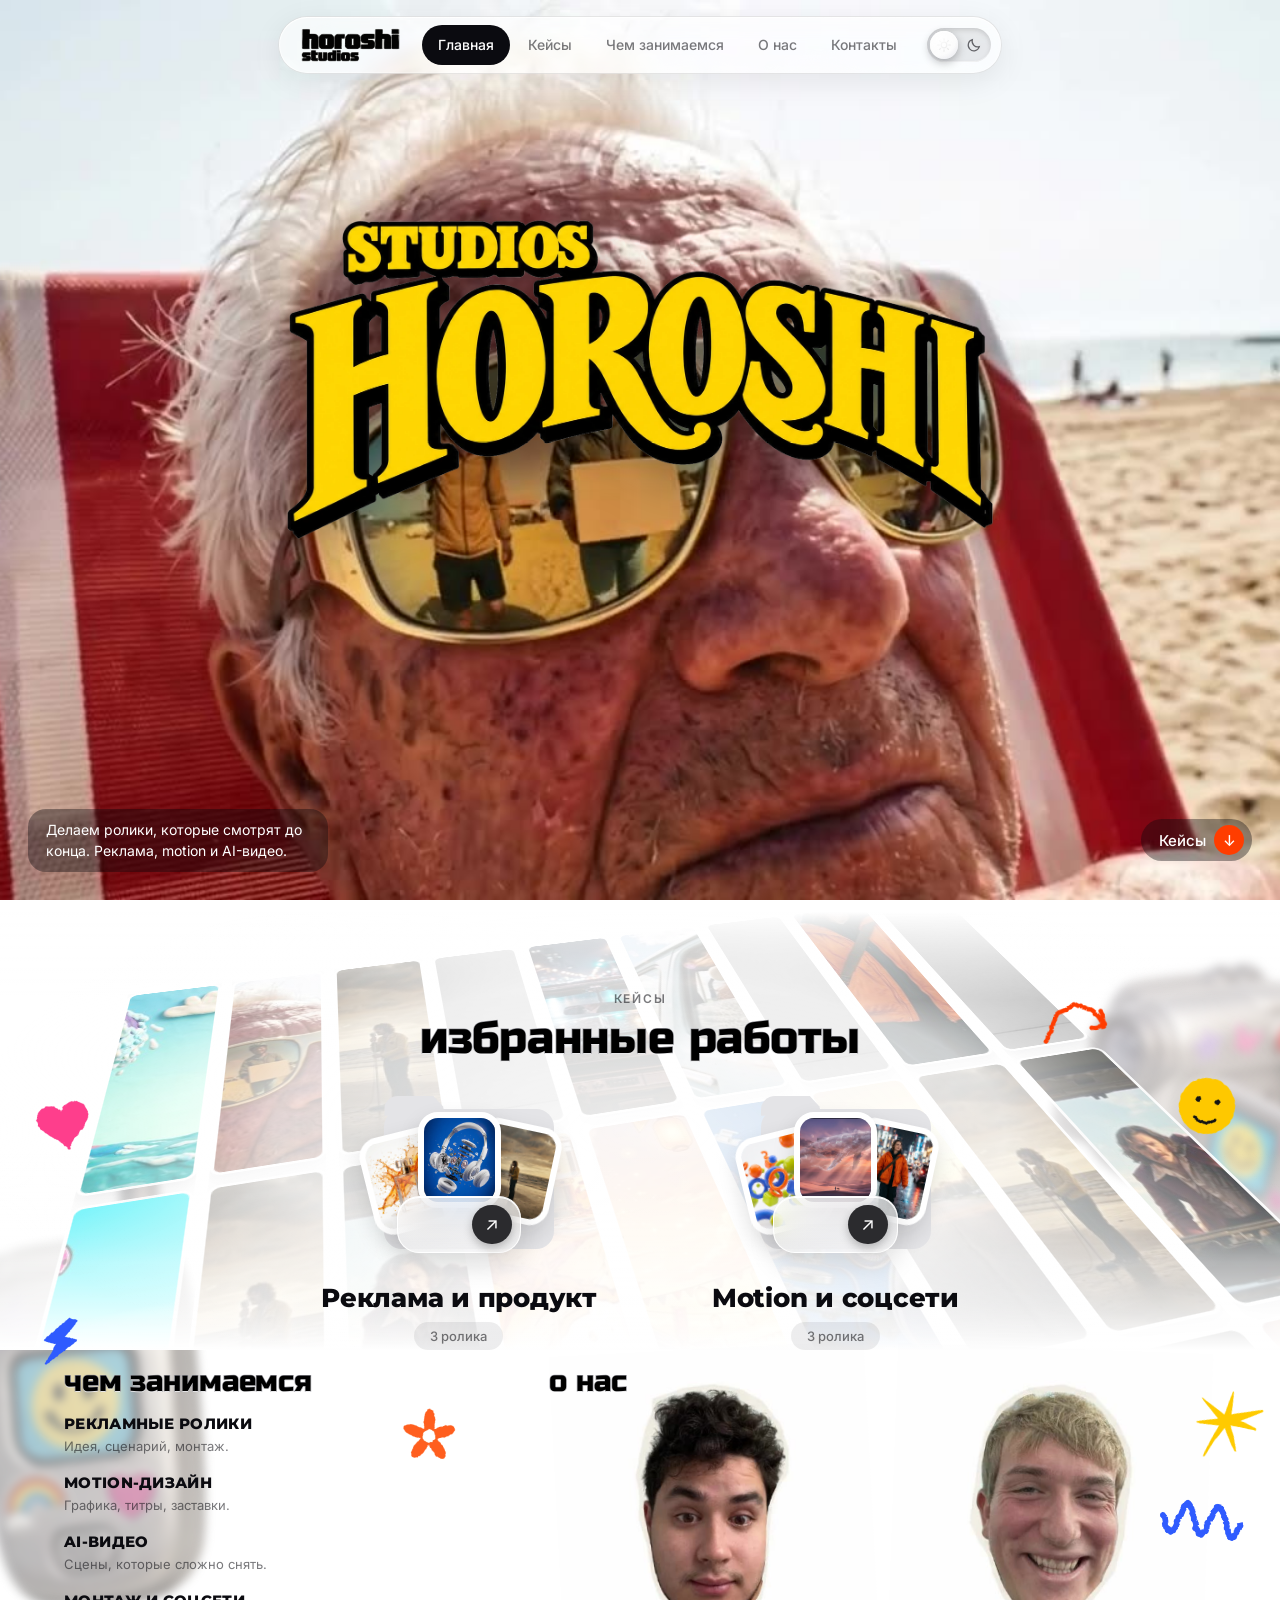
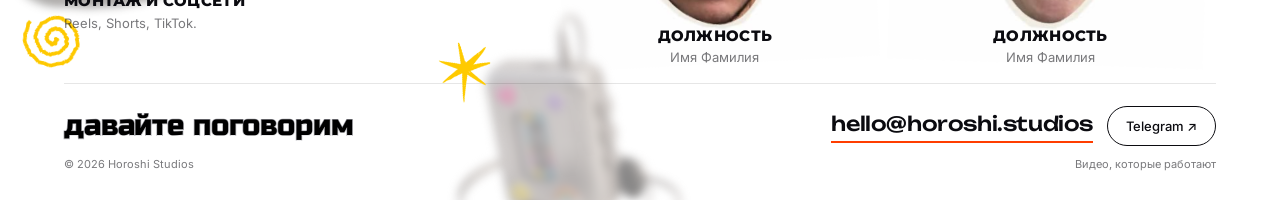
<file: index.html>
<!doctype html>
<html lang="ru" data-theme="light">
<head>
<meta charset="utf-8">
<meta name="viewport" content="width=device-width, initial-scale=1">
<title>Horoshi Studios — видеопродакшн</title>
<meta name="description" content="Horoshi Studios — студия, которая делает ролики: реклама, motion, AI-видео, монтаж. Посмотрите, что мы умеем.">
<meta name="theme-color" content="#ffffff">
<link rel="icon" href="data:image/svg+xml,%3Csvg xmlns='http://www.w3.org/2000/svg' viewBox='0 0 32 32'%3E%3Crect width='32' height='32' rx='9' fill='%23111'/%3E%3Ctext x='16' y='23' font-size='20' font-family='Arial' font-weight='700' text-anchor='middle' fill='white'%3EH%3C/text%3E%3C/svg%3E">
<link rel="preconnect" href="https://fonts.googleapis.com">
<link rel="preconnect" href="https://fonts.gstatic.com" crossorigin>
<link href="https://fonts.googleapis.com/css2?family=Inter:wght@400;500;600&family=Unbounded:wght@500;600&family=Montserrat:wght@800;900&family=Russo+One&display=swap" rel="stylesheet">
<link rel="stylesheet" href="styles.css">
<script>
  // тема до отрисовки, чтобы не мигало
  try {
    var t = localStorage.getItem('horoshi-theme');
    if (!t) t = 'light';
    document.documentElement.dataset.theme = t;
  } catch (e) {}
</script>
</head>
<body>

<!-- SVG-фильтр «жидкого стекла»: искажает фон за панелью (Chromium), в остальных браузерах — обычный blur -->
<svg width="0" height="0" style="position:absolute" aria-hidden="true">
  <filter id="liquid" x="0" y="0" width="100%" height="100%" color-interpolation-filters="sRGB">
    <feTurbulence type="fractalNoise" baseFrequency="0.012 0.02" numOctaves="2" seed="4" result="noise"/>
    <feGaussianBlur in="noise" stdDeviation="2" result="soft"/>
    <feDisplacementMap in="SourceGraphic" in2="soft" scale="38" xChannelSelector="R" yChannelSelector="G"/>
  </filter>
</svg>

<!-- ВЕРХНЕЕ МЕНЮ -->
<header class="nav-wrap">
  <nav class="nav glass" aria-label="Основное меню">
    <a class="nav-logo" href="#top" aria-label="Horoshi Studios — на главную"><img src="media/logo-black.webp" width="1400" height="484" alt="Horoshi Studios"></a>
    <ul class="nav-links">
      <li><a href="#top" class="active">Главная</a></li>
      <li><a href="#cases">Кейсы</a></li>
      <li><a href="#about">Чем занимаемся</a></li>
      <li><a href="#team">О нас</a></li>
      <li><a href="#contacts">Контакты</a></li>
    </ul>
    <button class="toggle" id="theme-toggle" role="switch" aria-checked="false" aria-label="Тёмная тема">
      <span class="toggle-track">
        <svg class="ic sun" viewBox="0 0 24 24" aria-hidden="true"><circle cx="12" cy="12" r="4.2"/><path d="M12 2.5v2.4M12 19.1v2.4M2.5 12h2.4M19.1 12h2.4M5.3 5.3l1.7 1.7M17 17l1.7 1.7M18.7 5.3 17 7M7 17l-1.7 1.7"/></svg>
        <svg class="ic moon" viewBox="0 0 24 24" aria-hidden="true"><path d="M20 14.5A8.5 8.5 0 0 1 9.5 4a8.5 8.5 0 1 0 10.5 10.5Z"/></svg>
        <span class="toggle-knob"></span>
      </span>
    </button>
  </nav>
</header>

<main id="top">

  <!-- ПЕРВАЯ СТРАНИЦА -->
  <section class="hero">
    <video class="hero-bg" autoplay muted loop playsinline preload="auto" aria-hidden="true"></video>
    <script>(function(){var v=document.querySelector(".hero-bg"),m=matchMedia("(max-width: 720px)").matches;v.poster=m?"media/bg-poster-m.jpg":"media/bg-poster.jpg";v.src=m?"media/bg-loop-m.mp4":"media/bg-loop.mp4";})();</script>
    <h1 class="logo"><img src="media/logo.webp" width="1600" height="740" alt="Horoshi Studios" fetchpriority="high"></h1>
    <div class="hero-foot">
      <p class="hero-lead">Делаем ролики, которые смотрят до конца. Реклама, motion и AI-видео.</p>
      <a class="scroll-link" href="#cases">Кейсы <i>↓</i></a>
    </div>
  </section>

  <!-- ВТОРАЯ СТРАНИЦА: всё остальное на одном экране -->
  <section class="page2" id="cases">
    <img class="obj bg" src="media/objects/phone.webp" alt="" aria-hidden="true" width="433" height="760" style="--w:250px;--r:-14deg;left:-3%;top:30vh">
    <img class="obj bg" src="media/objects/camcorder.webp" alt="" aria-hidden="true" width="520" height="488" style="--w:270px;--r:12deg;right:-4%;top:6vh">
    <img class="obj bg" src="media/objects/walkman.webp" alt="" aria-hidden="true" width="520" height="558" style="--w:220px;--r:-10deg;left:35%;bottom:-6vh">
    <img class="obj pop" src="media/objects/glasses.webp" alt="" aria-hidden="true" width="520" height="274" style="--w:150px;--r:-8deg;left:6%;top:12vh">
    <img class="obj pop" src="media/objects/camera.webp" alt="" aria-hidden="true" width="520" height="729" style="--w:120px;--r:10deg;right:6%;top:36vh">
    <img class="obj pop" src="media/objects/pet.webp" alt="" aria-hidden="true" width="520" height="438" style="--w:110px;--r:-12deg;right:30%;top:13vh">
    <img class="obj pop" src="media/objects/cd.webp" alt="" aria-hidden="true" width="520" height="518" style="--w:130px;--r:8deg;left:21%;bottom:5vh">
    <img class="obj pop" src="media/objects/phone.webp" alt="" aria-hidden="true" width="433" height="760" style="--w:90px;--r:16deg;right:3%;bottom:9vh">
    <img class="sticker front" src="media/stickers/heart.webp" alt="" aria-hidden="true" width="360" height="360" style="--w:62px;--r:-12deg;left:2.5%;top:21vh">
    <img class="sticker front m2" src="media/stickers/smile.webp" alt="" aria-hidden="true" width="360" height="360" style="--w:70px;--r:10deg;right:3%;top:19vh">
    <img class="sticker front" src="media/stickers/bolt.webp" alt="" aria-hidden="true" width="360" height="360" style="--w:56px;--r:14deg;left:2.5%;top:46vh">
    <img class="sticker front m1" src="media/stickers/flower.webp" alt="" aria-hidden="true" width="360" height="360" style="--w:64px;--r:-16deg;left:31%;top:56vh">
    <img class="sticker back" src="media/stickers/spiral.webp" alt="" aria-hidden="true" width="360" height="360" style="--w:70px;--r:8deg;left:1.5%;bottom:14vh">
    <img class="sticker front" src="media/stickers/arrow.webp" alt="" aria-hidden="true" width="360" height="360" style="--w:78px;--r:-6deg;right:13%;top:9vh">
    <img class="sticker back m3" src="media/stickers/squiggle.webp" alt="" aria-hidden="true" width="360" height="360" style="--w:92px;--r:6deg;right:2.5%;bottom:26vh">
    <img class="sticker front" src="media/stickers/star-b.webp" alt="" aria-hidden="true" width="360" height="360" style="--w:60px;--r:-18deg;left:34%;bottom:11vh">
    <img class="sticker back" src="media/stickers/star-a.webp" alt="" aria-hidden="true" width="360" height="360" style="--w:74px;--r:12deg;right:1.5%;top:54vh">
    <div class="p2-in">
      <div class="p2-top">
        <div class="tilt" aria-hidden="true"><div class="tilt-plane"><div class="tcol up" style="--s:38s"><div class="tcol-in"><img src="media/grid/c3.jpg" alt="" loading="lazy" width="480" height="300"><img src="media/grid/c0.jpg" alt="" loading="lazy" width="480" height="300"><img src="media/grid/p3.jpg" alt="" loading="lazy" width="480" height="300"><img src="media/grid/r2.jpg" alt="" loading="lazy" width="480" height="300"><img src="media/grid/c6.jpg" alt="" loading="lazy" width="480" height="300"><img src="media/grid/p5.jpg" alt="" loading="lazy" width="480" height="300"><img src="media/grid/c3.jpg" alt="" loading="lazy" width="480" height="300"><img src="media/grid/c0.jpg" alt="" loading="lazy" width="480" height="300"><img src="media/grid/p3.jpg" alt="" loading="lazy" width="480" height="300"><img src="media/grid/r2.jpg" alt="" loading="lazy" width="480" height="300"><img src="media/grid/c6.jpg" alt="" loading="lazy" width="480" height="300"><img src="media/grid/p5.jpg" alt="" loading="lazy" width="480" height="300"></div></div><div class="tcol" style="--s:45s"><div class="tcol-in"><img src="media/grid/r0.jpg" alt="" loading="lazy" width="480" height="300"><img src="media/grid/p5.jpg" alt="" loading="lazy" width="480" height="300"><img src="media/grid/c3.jpg" alt="" loading="lazy" width="480" height="300"><img src="media/grid/c4.jpg" alt="" loading="lazy" width="480" height="300"><img src="media/grid/p4.jpg" alt="" loading="lazy" width="480" height="300"><img src="media/grid/r1.jpg" alt="" loading="lazy" width="480" height="300"><img src="media/grid/r0.jpg" alt="" loading="lazy" width="480" height="300"><img src="media/grid/p5.jpg" alt="" loading="lazy" width="480" height="300"><img src="media/grid/c3.jpg" alt="" loading="lazy" width="480" height="300"><img src="media/grid/c4.jpg" alt="" loading="lazy" width="480" height="300"><img src="media/grid/p4.jpg" alt="" loading="lazy" width="480" height="300"><img src="media/grid/r1.jpg" alt="" loading="lazy" width="480" height="300"></div></div><div class="tcol up" style="--s:52s"><div class="tcol-in"><img src="media/grid/p5.jpg" alt="" loading="lazy" width="480" height="300"><img src="media/grid/r1.jpg" alt="" loading="lazy" width="480" height="300"><img src="media/grid/c1.jpg" alt="" loading="lazy" width="480" height="300"><img src="media/grid/r2.jpg" alt="" loading="lazy" width="480" height="300"><img src="media/grid/c0.jpg" alt="" loading="lazy" width="480" height="300"><img src="media/grid/p2.jpg" alt="" loading="lazy" width="480" height="300"><img src="media/grid/p5.jpg" alt="" loading="lazy" width="480" height="300"><img src="media/grid/r1.jpg" alt="" loading="lazy" width="480" height="300"><img src="media/grid/c1.jpg" alt="" loading="lazy" width="480" height="300"><img src="media/grid/r2.jpg" alt="" loading="lazy" width="480" height="300"><img src="media/grid/c0.jpg" alt="" loading="lazy" width="480" height="300"><img src="media/grid/p2.jpg" alt="" loading="lazy" width="480" height="300"></div></div><div class="tcol" style="--s:41s"><div class="tcol-in"><img src="media/grid/c2.jpg" alt="" loading="lazy" width="480" height="300"><img src="media/grid/p0.jpg" alt="" loading="lazy" width="480" height="300"><img src="media/grid/c5.jpg" alt="" loading="lazy" width="480" height="300"><img src="media/grid/r3.jpg" alt="" loading="lazy" width="480" height="300"><img src="media/grid/r0.jpg" alt="" loading="lazy" width="480" height="300"><img src="media/grid/r1.jpg" alt="" loading="lazy" width="480" height="300"><img src="media/grid/c2.jpg" alt="" loading="lazy" width="480" height="300"><img src="media/grid/p0.jpg" alt="" loading="lazy" width="480" height="300"><img src="media/grid/c5.jpg" alt="" loading="lazy" width="480" height="300"><img src="media/grid/r3.jpg" alt="" loading="lazy" width="480" height="300"><img src="media/grid/r0.jpg" alt="" loading="lazy" width="480" height="300"><img src="media/grid/r1.jpg" alt="" loading="lazy" width="480" height="300"></div></div><div class="tcol up" style="--s:48s"><div class="tcol-in"><img src="media/grid/r4.jpg" alt="" loading="lazy" width="480" height="300"><img src="media/grid/c5.jpg" alt="" loading="lazy" width="480" height="300"><img src="media/grid/r2.jpg" alt="" loading="lazy" width="480" height="300"><img src="media/grid/c1.jpg" alt="" loading="lazy" width="480" height="300"><img src="media/grid/c0.jpg" alt="" loading="lazy" width="480" height="300"><img src="media/grid/p1.jpg" alt="" loading="lazy" width="480" height="300"><img src="media/grid/r4.jpg" alt="" loading="lazy" width="480" height="300"><img src="media/grid/c5.jpg" alt="" loading="lazy" width="480" height="300"><img src="media/grid/r2.jpg" alt="" loading="lazy" width="480" height="300"><img src="media/grid/c1.jpg" alt="" loading="lazy" width="480" height="300"><img src="media/grid/c0.jpg" alt="" loading="lazy" width="480" height="300"><img src="media/grid/p1.jpg" alt="" loading="lazy" width="480" height="300"></div></div><div class="tcol" style="--s:55s"><div class="tcol-in"><img src="media/grid/r3.jpg" alt="" loading="lazy" width="480" height="300"><img src="media/grid/p4.jpg" alt="" loading="lazy" width="480" height="300"><img src="media/grid/p1.jpg" alt="" loading="lazy" width="480" height="300"><img src="media/grid/p5.jpg" alt="" loading="lazy" width="480" height="300"><img src="media/grid/c6.jpg" alt="" loading="lazy" width="480" height="300"><img src="media/grid/c0.jpg" alt="" loading="lazy" width="480" height="300"><img src="media/grid/r3.jpg" alt="" loading="lazy" width="480" height="300"><img src="media/grid/p4.jpg" alt="" loading="lazy" width="480" height="300"><img src="media/grid/p1.jpg" alt="" loading="lazy" width="480" height="300"><img src="media/grid/p5.jpg" alt="" loading="lazy" width="480" height="300"><img src="media/grid/c6.jpg" alt="" loading="lazy" width="480" height="300"><img src="media/grid/c0.jpg" alt="" loading="lazy" width="480" height="300"></div></div><div class="tcol up" style="--s:44s"><div class="tcol-in"><img src="media/grid/c2.jpg" alt="" loading="lazy" width="480" height="300"><img src="media/grid/r2.jpg" alt="" loading="lazy" width="480" height="300"><img src="media/grid/p3.jpg" alt="" loading="lazy" width="480" height="300"><img src="media/grid/c3.jpg" alt="" loading="lazy" width="480" height="300"><img src="media/grid/r3.jpg" alt="" loading="lazy" width="480" height="300"><img src="media/grid/p1.jpg" alt="" loading="lazy" width="480" height="300"><img src="media/grid/c2.jpg" alt="" loading="lazy" width="480" height="300"><img src="media/grid/r2.jpg" alt="" loading="lazy" width="480" height="300"><img src="media/grid/p3.jpg" alt="" loading="lazy" width="480" height="300"><img src="media/grid/c3.jpg" alt="" loading="lazy" width="480" height="300"><img src="media/grid/r3.jpg" alt="" loading="lazy" width="480" height="300"><img src="media/grid/p1.jpg" alt="" loading="lazy" width="480" height="300"></div></div><div class="tcol" style="--s:51s"><div class="tcol-in"><img src="media/grid/p3.jpg" alt="" loading="lazy" width="480" height="300"><img src="media/grid/p5.jpg" alt="" loading="lazy" width="480" height="300"><img src="media/grid/r1.jpg" alt="" loading="lazy" width="480" height="300"><img src="media/grid/r3.jpg" alt="" loading="lazy" width="480" height="300"><img src="media/grid/c0.jpg" alt="" loading="lazy" width="480" height="300"><img src="media/grid/r0.jpg" alt="" loading="lazy" width="480" height="300"><img src="media/grid/p3.jpg" alt="" loading="lazy" width="480" height="300"><img src="media/grid/p5.jpg" alt="" loading="lazy" width="480" height="300"><img src="media/grid/r1.jpg" alt="" loading="lazy" width="480" height="300"><img src="media/grid/r3.jpg" alt="" loading="lazy" width="480" height="300"><img src="media/grid/c0.jpg" alt="" loading="lazy" width="480" height="300"><img src="media/grid/r0.jpg" alt="" loading="lazy" width="480" height="300"></div></div><div class="tcol up" style="--s:40s"><div class="tcol-in"><img src="media/grid/c2.jpg" alt="" loading="lazy" width="480" height="300"><img src="media/grid/r1.jpg" alt="" loading="lazy" width="480" height="300"><img src="media/grid/c1.jpg" alt="" loading="lazy" width="480" height="300"><img src="media/grid/c6.jpg" alt="" loading="lazy" width="480" height="300"><img src="media/grid/p2.jpg" alt="" loading="lazy" width="480" height="300"><img src="media/grid/r2.jpg" alt="" loading="lazy" width="480" height="300"><img src="media/grid/c2.jpg" alt="" loading="lazy" width="480" height="300"><img src="media/grid/r1.jpg" alt="" loading="lazy" width="480" height="300"><img src="media/grid/c1.jpg" alt="" loading="lazy" width="480" height="300"><img src="media/grid/c6.jpg" alt="" loading="lazy" width="480" height="300"><img src="media/grid/p2.jpg" alt="" loading="lazy" width="480" height="300"><img src="media/grid/r2.jpg" alt="" loading="lazy" width="480" height="300"></div></div></div></div>
        
              <header class="p2-head reveal"><p class="eyebrow">Кейсы</p><h2 class="t-l">Избранные работы</h2></header>
        <div class="folders">
      <article class="folder reveal" tabindex="0" role="button" aria-label="Открыть папку: Реклама и продукт" data-folder="Реклама и продукт">
        <div class="f-art">
          <div class="f-back"></div>
          <div class="f-cards"><img class="card c1" src="media/posters/0.webp" alt="" loading="lazy"><img class="card c2" src="media/posters/4.webp" alt="" loading="lazy"><img class="card c3" src="media/posters/5.webp" alt="" loading="lazy"></div>
          <div class="f-front"><i class="f-go" aria-hidden="true">↗</i></div>
        </div>
        <h3>Реклама и продукт</h3>
        <span class="f-pill">3 ролика</span>
        <ul class="f-items" hidden>
          <li data-ar="v" data-src="media/videos/0.mp4" data-poster="media/posters/0.webp" data-title="Рекламный ролик" data-meta="Бренд · 30 сек"><p class="d">Пример рекламного ролика для парфюмерного бренда: стеклянный флакон на пьедестале, всплеск жидкости в замедленной съёмке, чистая студийная картинка. Берём на себя идею, раскадровку, генерацию кадров, монтаж, цветокоррекцию и звук.</p><ul class="tg"><li>Идея и сценарий</li><li>Генерация</li><li>Монтаж</li><li>Цвет и звук</li><li class="demo">Демо</li></ul></li>
          <li data-ar="v" data-src="media/videos/4.mp4" data-poster="media/posters/4.webp" data-title="Промо продукта" data-meta="Продукт · 45 сек"><p class="d">Промо наушников: детали разлетаются в невесомости и собираются обратно. Показываем устройство и его преимущества так, как не снять на обычную камеру. Подходит для карточек маркетплейсов, лендингов и рекламы.</p><ul class="tg"><li>Продукт</li><li>3D</li><li>Промо</li><li class="demo">Демо</li></ul></li>
          <li data-src="media/videos/5.mp4" data-poster="media/posters/5.webp" data-title="Клип / атмосфера" data-meta="Арт · 1 мин"><p class="d">Атмосферный клип в стилистике плёнки семидесятых: пляж, золотой час, зерно и тёплые цвета. Для музыкантов и брендов, которым нужно настроение и образ, а не прямая реклама.</p><ul class="tg"><li>Клип</li><li>Стилизация</li><li>Цветокор</li><li class="demo">Демо</li></ul></li>
        </ul>
      </article>
      <article class="folder reveal" tabindex="0" role="button" aria-label="Открыть папку: Motion и соцсети" data-folder="Motion и соцсети">
        <div class="f-art">
          <div class="f-back"></div>
          <div class="f-cards"><img class="card c1" src="media/posters/1.webp" alt="" loading="lazy"><img class="card c2" src="media/posters/2.webp" alt="" loading="lazy"><img class="card c3" src="media/posters/3.webp" alt="" loading="lazy"></div>
          <div class="f-front"><i class="f-go" aria-hidden="true">↗</i></div>
        </div>
        <h3>Motion и соцсети</h3>
        <span class="f-pill">3 ролика</span>
        <ul class="f-items" hidden>
          <li data-src="media/videos/1.mp4" data-poster="media/posters/1.webp" data-title="Motion-графика" data-meta="Заставка · 15 сек"><p class="d">Заставка из глянцевых 3D-форм в фирменных цветах. Подходит для интро канала, презентации или рекламной вставки. Подгоняем под вашу айдентику: палитра, ритм, длительность и форматы выгрузки.</p><ul class="tg"><li>Motion</li><li>3D</li><li>Айдентика</li><li class="demo">Демо</li></ul></li>
          <li data-src="media/videos/2.mp4" data-poster="media/posters/2.webp" data-title="AI-видео" data-meta="Концепт · 20 сек"><p class="d">Концепт-ролик в генеративной графике: гигантский кит над розовой пустыней, кинематографичный свет и движение камеры. Собираем сцены, которые трудно или слишком дорого снять, без съёмочной группы и локаций.</p><ul class="tg"><li>AI-видео</li><li>Концепт</li><li>Визуальный стиль</li><li class="demo">Демо</li></ul></li>
          <li data-ar="v" data-src="media/videos/3.mp4" data-poster="media/posters/3.webp" data-title="Reels / Shorts" data-meta="Соцсети · вертикаль"><p class="d">Вертикальный ролик для Reels, Shorts и TikTok: дождливый неоновый город, живая камера, быстрый ритм. Делаем серии под вашу рубрику: сценарий, монтаж, субтитры, звук и нарезки под каждую площадку.</p><ul class="tg"><li>Reels</li><li>Shorts</li><li>TikTok</li><li>Субтитры</li><li class="demo">Демо</li></ul></li>
        </ul>
      </article>
        </div>
      </div>

      <div class="p2-mid">
        <section id="about" class="blk reveal">
          <h2 class="t-m">Чем занимаемся</h2>
          <ul class="svc">
            <li><h3>Рекламные ролики</h3><p>Идея, сценарий, монтаж.</p></li>
            <li><h3>Motion-дизайн</h3><p>Графика, титры, заставки.</p></li>
            <li><h3>AI-видео</h3><p>Сцены, которые сложно снять.</p></li>
            <li><h3>Монтаж и соцсети</h3><p>Reels, Shorts, TikTok.</p></li>
          </ul>
        </section>
        <section id="team" class="blk reveal">
          <h2 class="t-m">О нас</h2>
          <!-- анимированные лица команды (face1/face2: живое → пластилин → 3D). Подписать: должность и имя -->
          <ul class="heads">
            <li class="head" style="--rot:-3deg"><video class="face" src="media/team/face1.mp4" poster="media/team/face1.jpg" autoplay muted loop playsinline preload="auto" aria-label="Участник команды: живое фото, пластилин, 3D"></video><b>Должность</b><span>Имя Фамилия</span></li>
            <li class="head" style="--rot:2deg"><video class="face" src="media/team/face2.mp4" poster="media/team/face2.jpg" autoplay muted loop playsinline preload="auto" aria-label="Участник команды: живое фото, пластилин, 3D"></video><b>Должность</b><span>Имя Фамилия</span></li>
          </ul>
        </section>
      </div>

      <footer id="contacts" class="p2-foot reveal">
        <h2 class="t-m">Давайте поговорим</h2>
        <div class="contact-links">
          <a class="mail" href="mailto:hello@horoshi.studios">hello@horoshi.studios</a>
          <a class="btn ghost" href="https://t.me/horoshi_studios" target="_blank" rel="noopener">Telegram ↗</a>
        </div>
        <p class="foot-note"><span>© <span id="year">2026</span> Horoshi Studios</span><span>Видео, которые работают</span></p>
      </footer>
    </div>
  </section>
</main>

<!-- ОКНО ПАПКИ: ролик, описание и переключатель кейсов -->
<div class="modal" id="modal" hidden>
  <div class="modal-box" role="dialog" aria-modal="true" aria-labelledby="modal-title">
    <button class="modal-close" id="modal-close" aria-label="Закрыть">×</button>
    <p class="modal-folder" id="modal-folder"></p>
    <h3 id="modal-title"></h3>
    <div class="modal-media" id="modal-media"></div>
    <div class="modal-info">
      <p class="modal-meta" id="modal-meta"></p>
      <p class="modal-desc" id="modal-desc"></p>
      <ul class="tags" id="modal-tags"></ul>
    </div>
    <ul class="thumbs" id="modal-thumbs"></ul>
  </div>
</div>

<script src="script.js"></script>
</body>
</html>
</file>
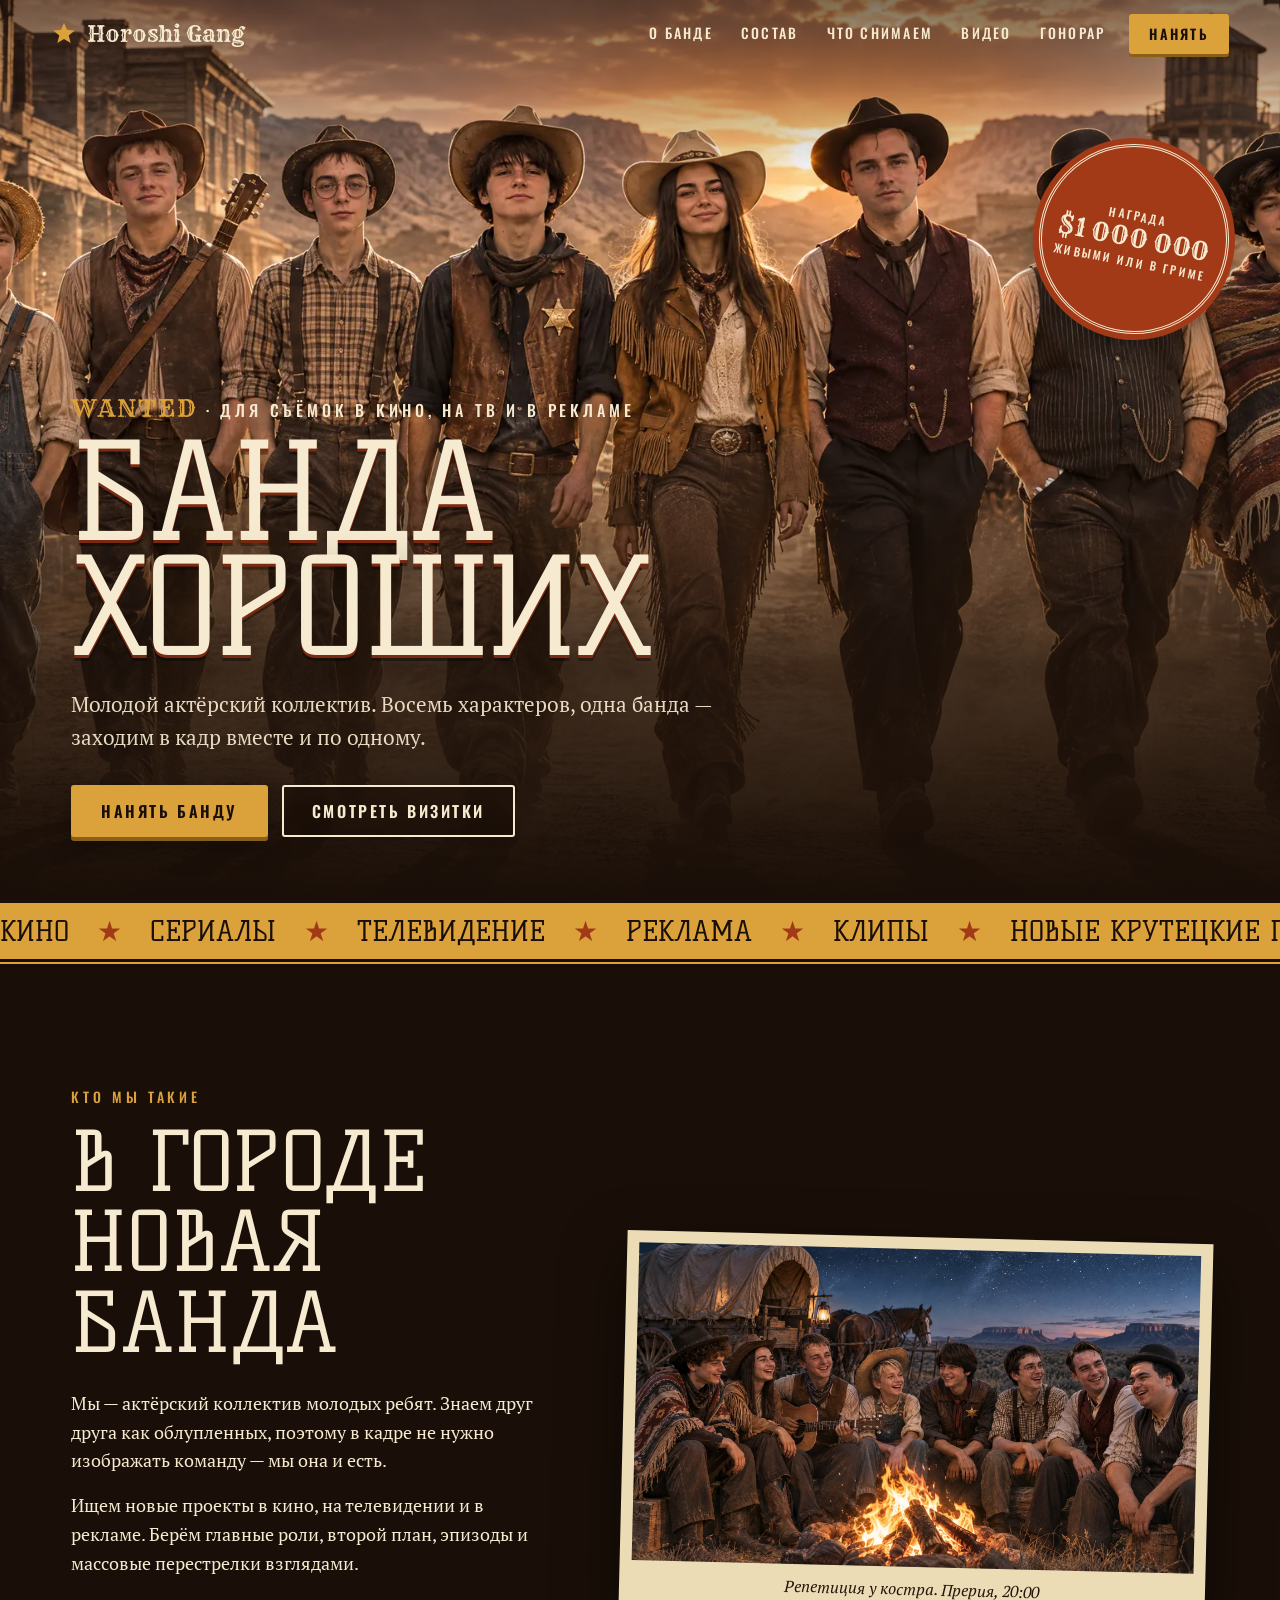
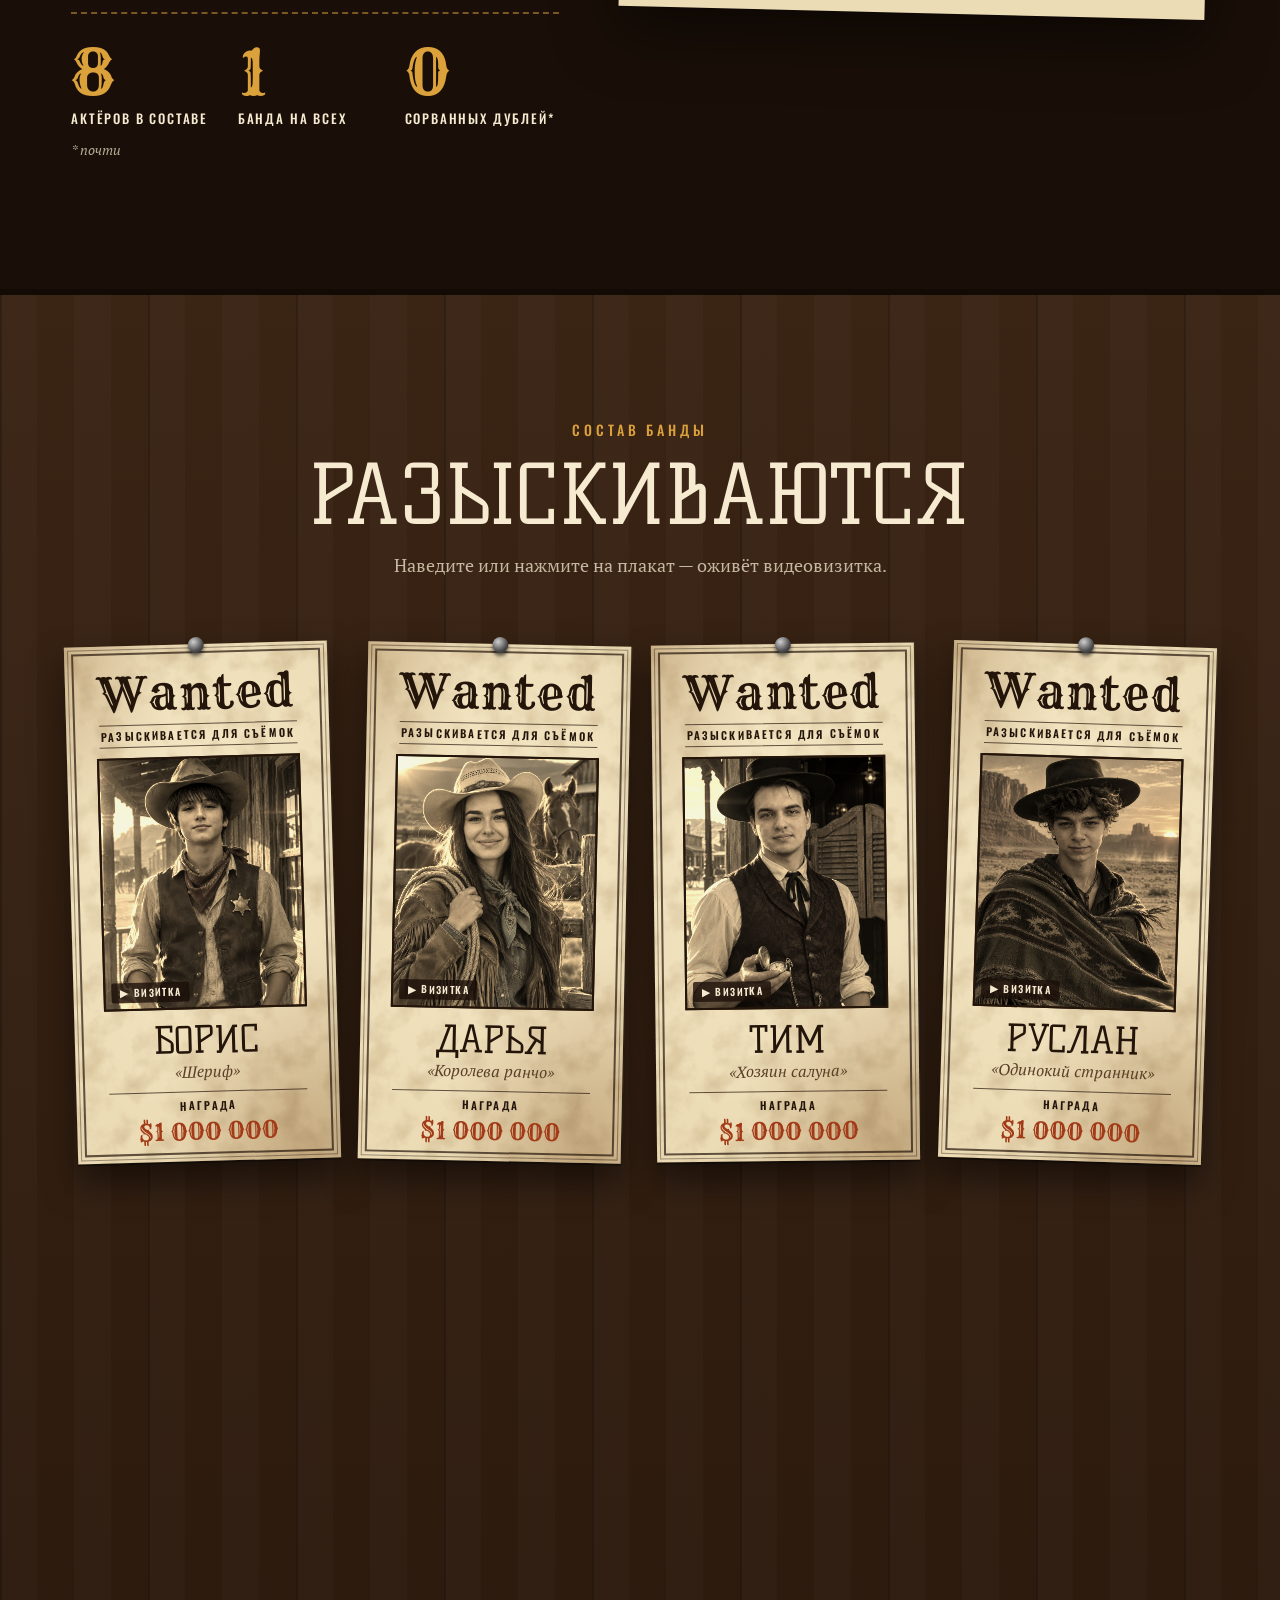
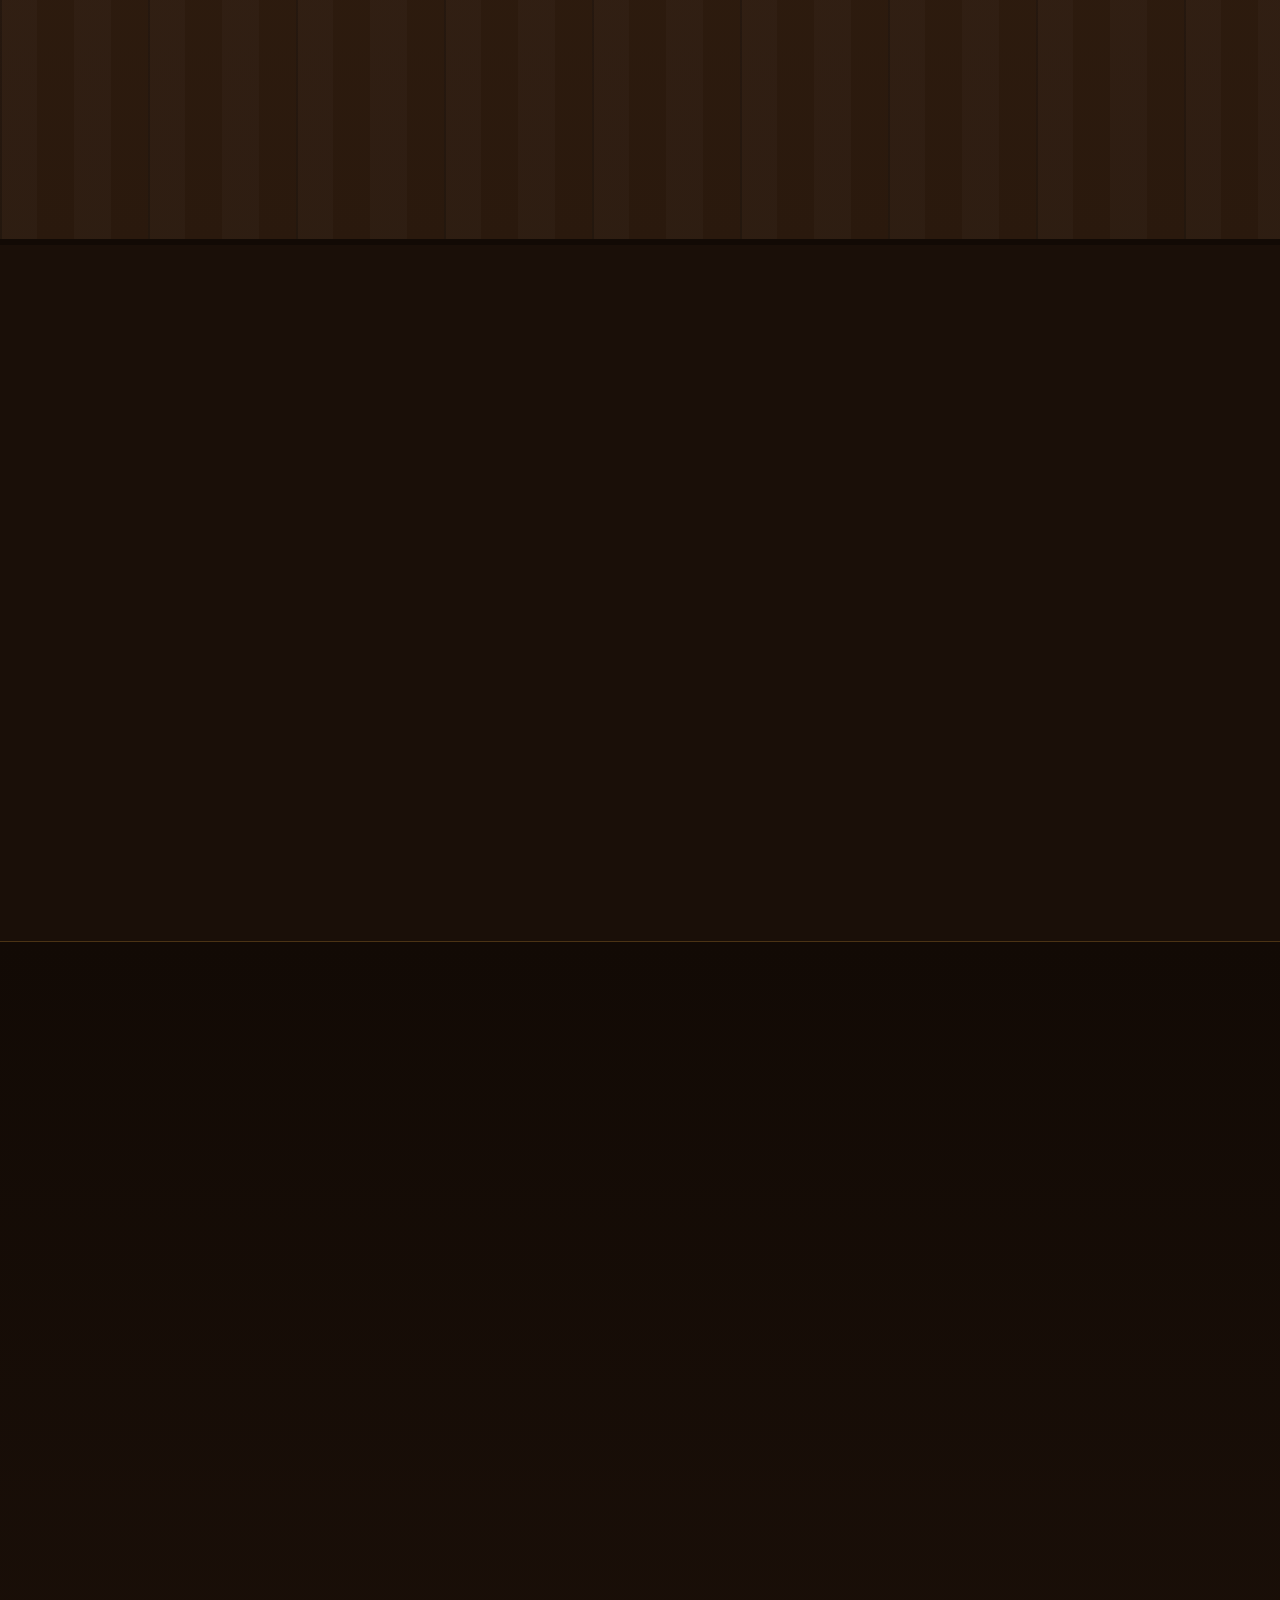
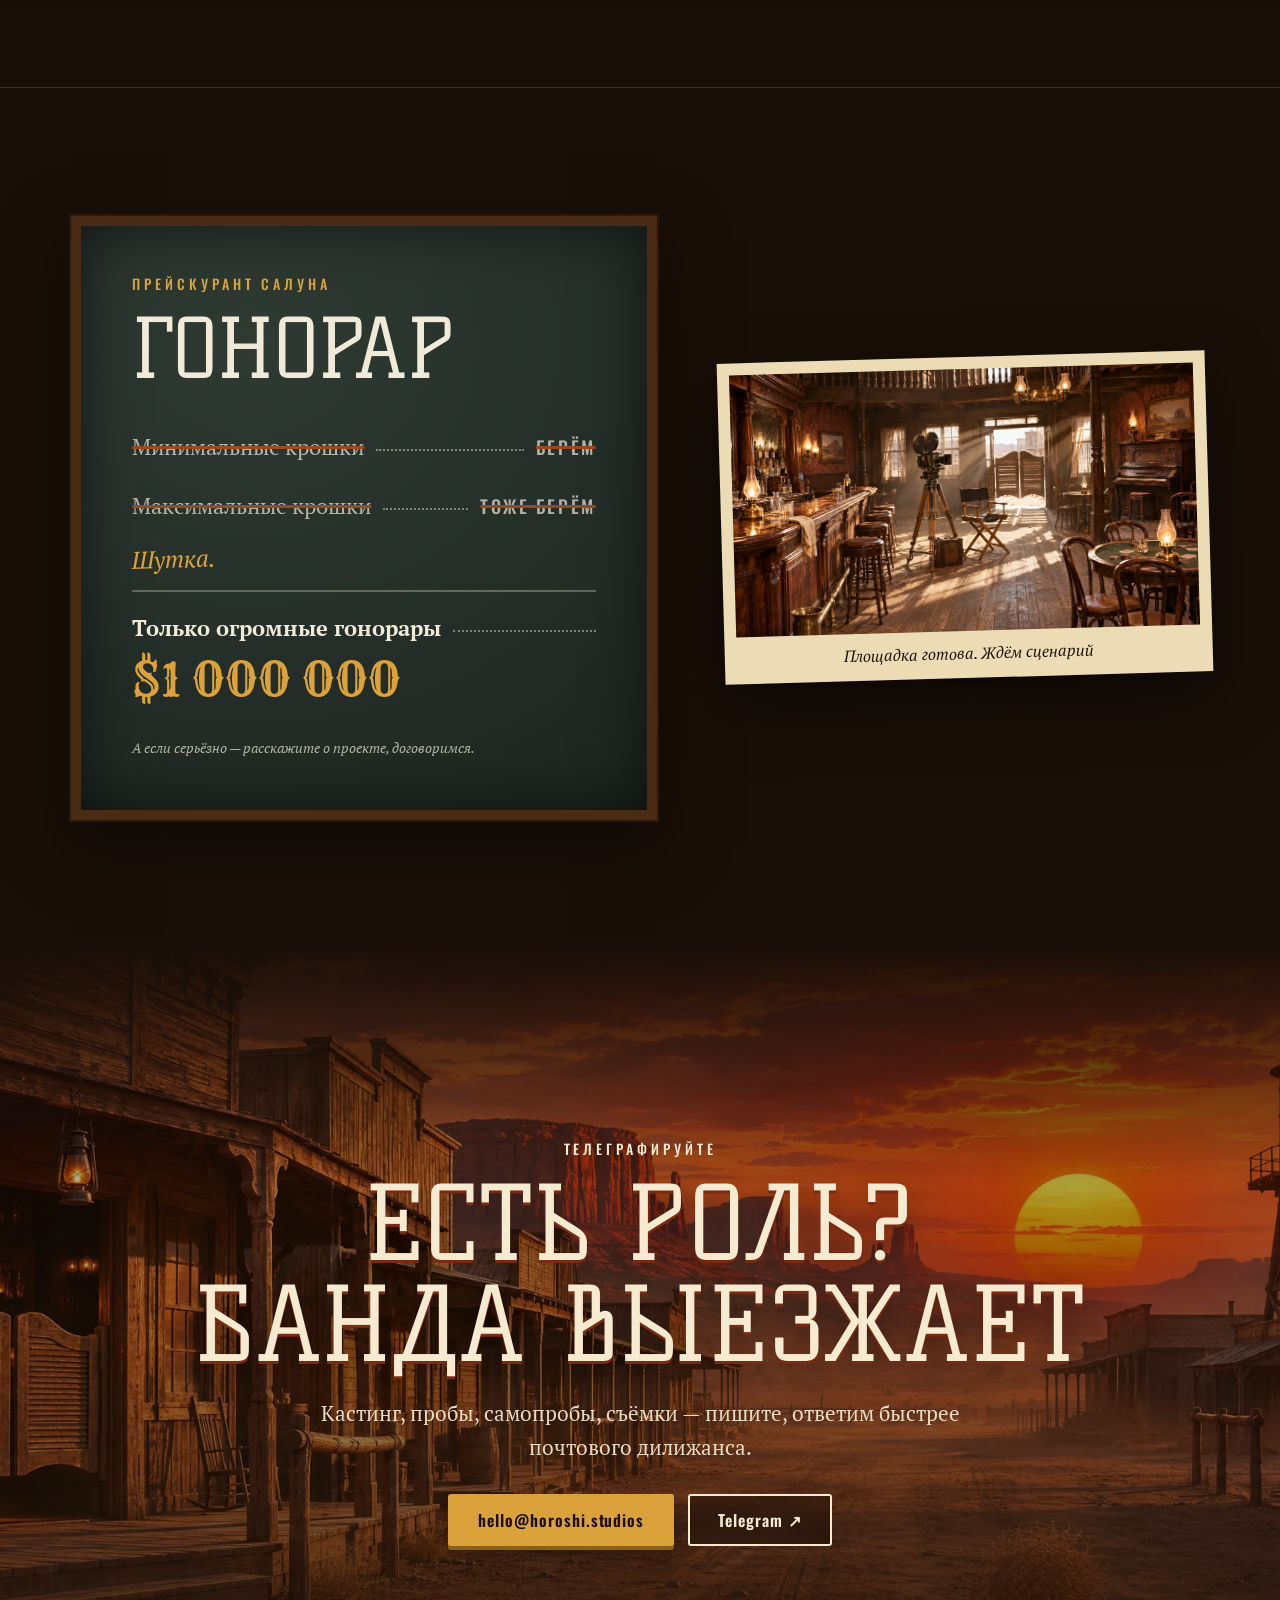
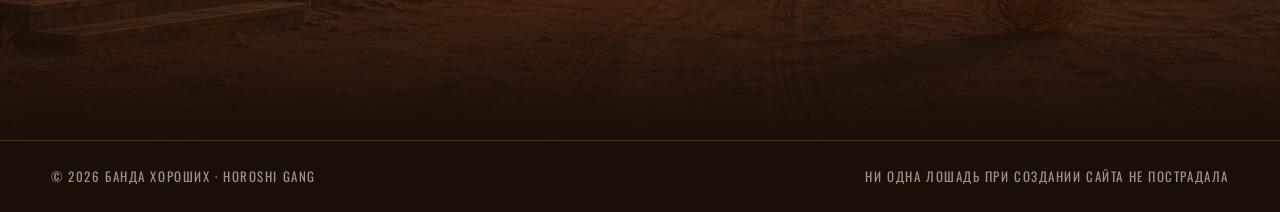
<file: actors/index.html>
<!doctype html>
<html lang="ru">
<head>
<meta charset="utf-8">
<meta name="viewport" content="width=device-width, initial-scale=1">
<title>Банда Хороших — актёрский коллектив</title>
<meta name="description" content="Банда Хороших — молодой актёрский коллектив. Ищем новые проекты в кино, на телевидении и в рекламе. Разыскиваются для съёмок, награда $1 000 000.">
<meta name="theme-color" content="#1a0f08">
<meta property="og:title" content="Банда Хороших — актёрский коллектив">
<meta property="og:description" content="Восемь актёров. Кино, телевидение, реклама. Разыскиваются для съёмок.">
<meta property="og:image" content="media/og.jpg">
<meta property="og:type" content="website">
<link rel="icon" href="data:image/svg+xml,%3Csvg xmlns='http://www.w3.org/2000/svg' viewBox='0 0 32 32'%3E%3Crect width='32' height='32' rx='6' fill='%231a0f08'/%3E%3Cpath d='M16 4l3.1 7.6 8.2.6-6.3 5.3 2 8L16 21.2 9 25.5l2-8-6.3-5.3 8.2-.6z' fill='%23d9a441'/%3E%3C/svg%3E">
<link rel="preconnect" href="https://fonts.googleapis.com">
<link rel="preconnect" href="https://fonts.gstatic.com" crossorigin>
<link href="https://fonts.googleapis.com/css2?family=Kelly+Slab&family=Oswald:wght@400;500;600&family=PT+Serif:ital,wght@0,400;0,700;1,400&family=Rye&display=swap" rel="stylesheet">
<link rel="preload" as="image" href="media/walk.webp">
<link rel="stylesheet" href="styles.css">
</head>
<body>

<!-- зерно старой бумаги -->
<svg width="0" height="0" style="position:absolute" aria-hidden="true">
  <filter id="paper" x="0" y="0" width="100%" height="100%">
    <feTurbulence type="fractalNoise" baseFrequency="0.035" numOctaves="4" seed="7" result="n"/>
    <feColorMatrix in="n" type="matrix" values="0 0 0 0 0.35  0 0 0 0 0.22  0 0 0 0 0.1  0 0 0 -1.1 0.62"/>
  </filter>
</svg>

<header class="nav" id="nav">
  <a class="brand" href="#top" aria-label="Банда Хороших — наверх">
    <svg viewBox="0 0 32 32" aria-hidden="true"><path d="M16 2l3.6 8.9 9.6.7-7.4 6.2 2.4 9.3L16 22l-8.2 5.1 2.4-9.3-7.4-6.2 9.6-.7z"/></svg>
    <span>Horoshi Gang</span>
  </a>
  <nav aria-label="Основное меню">
    <a href="#about">О банде</a>
    <a href="#cast">Состав</a>
    <a href="#work">Что снимаем</a>
    <a href="#reel">Видео</a>
    <a href="#price">Гонорар</a>
  </nav>
  <a class="btn small" href="#contacts">Нанять</a>
</header>

<main id="top">

<!-- ПЕРВЫЙ ЭКРАН -->
<section class="hero">
  <div class="hero-media">
    <img src="media/walk.webp" width="1920" height="1086" alt="Восемь актёров в ковбойских костюмах идут по главной улице городка на закате">
    <video id="hero-video" muted loop playsinline preload="none" poster="media/walk.webp" aria-hidden="true"></video>
  </div>
  <div class="hero-shade"></div>

  <div class="hero-inner">
    <p class="kicker"><span>Wanted</span> · для съёмок в кино, на ТВ и в рекламе</p>
    <h1>Банда<br>Хороших</h1>
    <p class="lead">Молодой актёрский коллектив. Восемь характеров, одна банда — заходим в кадр вместе и по одному.</p>
    <div class="hero-cta">
      <a class="btn" href="#contacts">Нанять банду</a>
      <a class="btn ghost" href="#cast">Смотреть визитки</a>
    </div>
  </div>

  <div class="reward" aria-label="Награда один миллион долларов">
    <small>Награда</small>
    <b>$1 000 000</b>
    <small>живыми или в гриме</small>
  </div>
</section>

<!-- БЕГУЩАЯ СТРОКА -->
<div class="ticker" aria-hidden="true">
  <div class="ticker-track">
    <span>Кино</span><i>★</i><span>Сериалы</span><i>★</i><span>Телевидение</span><i>★</i><span>Реклама</span><i>★</i><span>Клипы</span><i>★</i><span>Новые крутецкие проекты</span><i>★</i>
    <span>Кино</span><i>★</i><span>Сериалы</span><i>★</i><span>Телевидение</span><i>★</i><span>Реклама</span><i>★</i><span>Клипы</span><i>★</i><span>Новые крутецкие проекты</span><i>★</i>
  </div>
</div>

<!-- О БАНДЕ -->
<section class="about wrap" id="about">
  <div class="about-text reveal">
    <p class="eyebrow">Кто мы такие</p>
    <h2>В городе новая банда</h2>
    <p>Мы — актёрский коллектив молодых ребят. Знаем друг друга как облупленных, поэтому в кадре не нужно изображать команду — мы она и есть.</p>
    <p>Ищем новые проекты в кино, на телевидении и в рекламе. Берём главные роли, второй план, эпизоды и массовые перестрелки взглядами.</p>
    <ul class="facts">
      <li><b>8</b><span>актёров в составе</span></li>
      <li><b>1</b><span>банда на всех</span></li>
      <li><b>0</b><span>сорванных дублей*</span></li>
    </ul>
    <p class="fine">* почти</p>
  </div>
  <figure class="photo reveal">
    <img src="media/campfire.webp" width="1920" height="1086" loading="lazy" alt="Банда у костра в прерии под звёздным небом">
    <figcaption>Репетиция у костра. Прерия, 20:00</figcaption>
  </figure>
</section>

<!-- СОСТАВ -->
<section class="cast" id="cast">
  <div class="wrap">
    <header class="sec-head reveal">
      <p class="eyebrow">Состав банды</p>
      <h2>Разыскиваются</h2>
      <p class="sub">Наведите или нажмите на плакат — оживёт видеовизитка.</p>
    </header>
    <div class="posters" id="posters"><!-- плакаты собирает script.js из списка CAST --></div>
  </div>
</section>

<!-- ЧТО СНИМАЕМ -->
<section class="work wrap" id="work">
  <header class="sec-head reveal">
    <p class="eyebrow">Куда нас звать</p>
    <h2>Что снимаем</h2>
  </header>
  <div class="work-grid">
    <article class="plank reveal">
      <span class="num">I</span>
      <h3>Кино</h3>
      <p>Полный метр и короткий. Драма, комедия, приключения — и, само собой, вестерн.</p>
    </article>
    <article class="plank reveal">
      <span class="num">II</span>
      <h3>Телевидение</h3>
      <p>Сериалы, шоу, скетчи. Держим характер от пилота до финала сезона.</p>
    </article>
    <article class="plank reveal">
      <span class="num">III</span>
      <h3>Реклама</h3>
      <p>Продадим хоть седло, хоть смартфон. Быстро входим в образ и в тайминг 15 секунд.</p>
    </article>
    <article class="plank reveal">
      <span class="num">IV</span>
      <h3>Всё крутецкое</h3>
      <p>Клипы, соцсети, спецпроекты. Если идея хорошая — седлаем коней.</p>
    </article>
  </div>
</section>

<!-- ВИДЕО -->
<section class="reel" id="reel">
  <div class="wrap">
    <header class="sec-head reveal">
      <p class="eyebrow">Кинозал</p>
      <h2>Видео</h2>
      <p class="sub">Здесь будут наши работы. Пока — пара дублей с площадки.</p>
    </header>
    <div class="reel-grid" id="reels"><!-- ролики собирает script.js из списка REELS --></div>
  </div>
</section>

<!-- ГОНОРАР -->
<section class="price wrap" id="price">
  <div class="board reveal">
    <p class="eyebrow">Прейскурант салуна</p>
    <h2>Гонорар</h2>
    <ul class="menu">
      <li class="no"><span>Минимальные крошки</span><i></i><b>берём</b></li>
      <li class="no"><span>Максимальные крошки</span><i></i><b>тоже берём</b></li>
      <li class="joke"><span>Шутка.</span></li>
      <li class="yes"><span>Только огромные гонорары</span><i></i><b>$1 000 000</b></li>
    </ul>
    <p class="fine">А если серьёзно — расскажите о проекте, договоримся.</p>
  </div>
  <figure class="photo tilt reveal">
    <img src="media/saloon.webp" width="1920" height="1086" loading="lazy" alt="Пустой салун с кинокамерой на штативе и режиссёрским креслом">
    <figcaption>Площадка готова. Ждём сценарий</figcaption>
  </figure>
</section>

<!-- КОНТАКТЫ -->
<section class="contacts" id="contacts">
  <img class="contacts-bg" src="media/town.webp" width="2200" height="943" loading="lazy" alt="">
  <div class="contacts-inner reveal">
    <p class="eyebrow">Телеграфируйте</p>
    <h2>Есть роль?<br>Банда выезжает</h2>
    <p class="lead">Кастинг, пробы, самопробы, съёмки — пишите, ответим быстрее почтового дилижанса.</p>
    <div class="hero-cta">
      <!-- КОНТАКТЫ: замените на свои -->
      <a class="btn" href="mailto:hello@horoshi.studios">hello@horoshi.studios</a>
      <a class="btn ghost" href="https://t.me/horoshi_studios" target="_blank" rel="noopener">Telegram ↗</a>
    </div>
  </div>
</section>

</main>

<footer class="foot">
  <span>© <span id="year">2026</span> Банда Хороших · Horoshi Gang</span>
  <span>Ни одна лошадь при создании сайта не пострадала</span>
</footer>

<!-- ОКНО ВИЗИТКИ -->
<dialog class="card-modal" id="modal" aria-labelledby="m-name">
  <button class="close" id="m-close" aria-label="Закрыть">×</button>
  <div class="m-media">
    <img id="m-img" alt="">
    <video id="m-video" playsinline loop controls preload="none"></video>
  </div>
  <div class="m-body">
    <p class="wanted">Wanted</p>
    <p class="eyebrow">Разыскивается для съёмок</p>
    <h3 id="m-name"></h3>
    <p class="role" id="m-role"></p>
    <p id="m-text"></p>
    <dl id="m-facts"></dl>
    <p class="bounty">Награда <b>$1 000 000</b></p>
    <a class="btn" id="m-hire" href="#contacts">Позвать на пробы</a>
  </div>
</dialog>

<script src="script.js"></script>
</body>
</html>
</file>
<file: styles.css>
:root {
  --bg: #ffffff;
  --fg: #0b0b10;
  --muted: rgba(11,11,16,.55);
  --line: rgba(11,11,16,.1);
  --glass-bg: rgba(255,255,255,.6);
  --glass-edge: rgba(255,255,255,.95);
  --glass-shadow: 0 8px 30px rgba(11,11,16,.08);
  --veil: 255,255,255;
  --accent: #ff3d00;      /* основной акцент */
  --accent2: #2f5bff;     /* второй акцент */
  --accent3: #c6ff1a;     /* кислотный лайм */
  --radius: 22px;
  --font: 'Inter', system-ui, -apple-system, 'Segoe UI', sans-serif;
  --display: 'Unbounded', 'Inter', system-ui, sans-serif;
  --logo-font: 'Montserrat', 'Inter', system-ui, sans-serif;
  --logo-yellow: #ffd91a;
  --logo-shadow: 0.035em 0.000em 0 #000,0.030em 0.017em 0 #000,0.018em 0.030em 0 #000,0.000em 0.035em 0 #000,-0.017em 0.030em 0 #000,-0.030em 0.017em 0 #000,-0.035em 0.000em 0 #000,-0.030em -0.017em 0 #000,-0.018em -0.030em 0 #000,-0.000em -0.035em 0 #000,0.018em -0.030em 0 #000,0.030em -0.018em 0 #000,0.036em 0.040em 0 #000,0.046em 0.054em 0 #000,0.058em 0.070em 0 #000,0.069em 0.084em 0 #000,0.079em 0.100em 0 #000,0.090em 0.114em 0 #000,0.102em 0.130em 0 #000,0.112em 0.144em 0 #000,0.123em 0.160em 0 #000;
  --logo-shadow-m: 0.030em 0.000em 0 #000,0.026em 0.015em 0 #000,0.015em 0.026em 0 #000,0.000em 0.030em 0 #000,-0.015em 0.026em 0 #000,-0.026em 0.015em 0 #000,-0.030em 0.000em 0 #000,-0.026em -0.015em 0 #000,-0.015em -0.026em 0 #000,-0.000em -0.030em 0 #000,0.015em -0.026em 0 #000,0.026em -0.015em 0 #000,0.033em 0.037em 0 #000,0.045em 0.053em 0 #000,0.057em 0.069em 0 #000,0.069em 0.085em 0 #000;
  --logo-shadow-xs: 0.050em 0.000em 0 #000,0.043em 0.025em 0 #000,0.025em 0.043em 0 #000,0.000em 0.050em 0 #000,-0.025em 0.043em 0 #000,-0.043em 0.025em 0 #000,-0.050em 0.000em 0 #000,-0.043em -0.025em 0 #000,-0.025em -0.043em 0 #000,-0.000em -0.050em 0 #000,0.025em -0.043em 0 #000,0.043em -0.025em 0 #000,0.055em 0.061em 0 #000,0.075em 0.087em 0 #000,0.095em 0.113em 0 #000;
  --logo-shadow-s: 0.055em 0.000em 0 #000,0.048em 0.027em 0 #000,0.028em 0.048em 0 #000,0.000em 0.055em 0 #000,-0.027em 0.048em 0 #000,-0.048em 0.027em 0 #000,-0.055em 0.000em 0 #000,-0.048em -0.027em 0 #000,-0.028em -0.048em 0 #000,-0.000em -0.055em 0 #000,0.028em -0.048em 0 #000,0.048em -0.028em 0 #000,0.064em 0.069em 0 #000,0.088em 0.099em 0 #000,0.114em 0.129em 0 #000,0.139em 0.159em 0 #000;
}
:root[data-theme="dark"] {
  --bg: #0a0a0d;
  --fg: #f6f6f8;
  --muted: rgba(246,246,248,.58);
  --line: rgba(246,246,248,.14);
  --glass-bg: rgba(255,255,255,.07);
  --glass-edge: rgba(255,255,255,.22);
  --glass-shadow: 0 10px 40px rgba(0,0,0,.4);
  --veil: 10,10,13;
}

*, *::before, *::after { box-sizing: border-box; }
html { scroll-behavior: smooth; scroll-padding-top: 90px; }
body {
  margin: 0; font-family: var(--font); color: var(--fg); background: var(--bg);
  line-height: 1.55; -webkit-font-smoothing: antialiased; overflow-x: hidden;
  transition: background .5s, color .5s;
}
a { color: inherit; text-decoration: none; }
main { overflow-x: clip; }
h1, h2, h3, p { margin: 0; }
:focus-visible { outline: 2px solid var(--accent2); outline-offset: 3px; }

/* ---------- liquid glass ---------- */
.glass {
  position: relative; isolation: isolate;
  background: var(--glass-bg);
  -webkit-backdrop-filter: blur(14px) saturate(170%);
          backdrop-filter: blur(14px) saturate(170%);
  box-shadow: var(--glass-shadow), inset 0 1px 0 var(--glass-edge), inset 0 0 22px rgba(255,255,255,.25);
  border: 1px solid var(--line);
}
.glass::before {
  content: ""; position: absolute; inset: 0; border-radius: inherit; pointer-events: none; z-index: -1;
  background: linear-gradient(135deg, rgba(255,255,255,.7), rgba(255,255,255,0) 35%, rgba(255,255,255,0) 65%, rgba(255,255,255,.4));
  -webkit-mask: linear-gradient(#000 0 0) content-box, linear-gradient(#000 0 0);
  -webkit-mask-composite: xor; mask-composite: exclude; padding: 1px;
}
/* настоящее «жидкое» искажение фона там, где поддерживается (Chromium) */
@supports (backdrop-filter: url(#liquid)) and (not (-webkit-hyphens: none)) {
  .nav.glass, .modal-box.glass {
    backdrop-filter: url(#liquid) blur(6px) saturate(170%);
  }
}

/* ---------- меню ---------- */
.nav-wrap { position: fixed; top: 16px; left: 0; right: 0; z-index: 50; display: flex; justify-content: center; padding: 0 12px; pointer-events: none; }
.nav { pointer-events: auto; display: flex; align-items: center; gap: 8px; padding: 8px 10px 8px 22px; border-radius: 999px; max-width: 100%; }
.nav-logo img { display: block; height: 34px; width: auto; }
:root[data-theme="dark"] .nav-logo img { filter: invert(1); }
.nav-logo { font-family: var(--display); font-weight: 600; font-size: 15px; letter-spacing: -.02em; margin-right: 14px; white-space: nowrap; }
.nav-logo span { color: var(--accent); font-weight: 500; }
.nav-links { display: flex; gap: 2px; list-style: none; margin: 0; padding: 0; }
.nav-links a { display: block; padding: 9px 16px; border-radius: 999px; font-size: 14px; font-weight: 500; color: var(--muted); transition: color .25s, background .25s; white-space: nowrap; }
.nav-links a:hover { color: var(--fg); }
.nav-links a.active { color: var(--bg); background: var(--fg); }

/* ---------- переключатель темы ---------- */
.toggle { all: unset; cursor: pointer; margin-left: 6px; border-radius: 999px; }
.toggle:focus-visible { outline: 2px solid var(--accent2); outline-offset: 3px; }
.toggle-track {
  position: relative; display: block; width: 64px; height: 34px; border-radius: 999px;
  background: rgba(11,11,16,.08);
  box-shadow: inset 0 2px 5px rgba(11,11,16,.15), inset 0 -1px 0 rgba(255,255,255,.6);
  transition: background .4s;
}
:root[data-theme="dark"] .toggle-track { background: var(--accent2); box-shadow: inset 0 2px 5px rgba(0,0,0,.3); }
.toggle-knob {
  position: absolute; top: 3px; left: 3px; width: 28px; height: 28px; border-radius: 50%;
  background: radial-gradient(circle at 30% 25%, #fff, rgba(255,255,255,.85) 60%, rgba(228,228,236,.95));
  box-shadow: 0 3px 10px rgba(11,11,16,.3), inset 0 1px 1px #fff;
  transition: transform .45s cubic-bezier(.34,1.56,.64,1), width .2s;
}
:root[data-theme="dark"] .toggle-knob { transform: translateX(30px); }
.toggle:active .toggle-knob { width: 34px; }
:root[data-theme="dark"] .toggle:active .toggle-knob { transform: translateX(24px); }
.toggle .ic { position: absolute; top: 9px; width: 16px; height: 16px; fill: none; stroke: var(--fg); stroke-width: 1.8; stroke-linecap: round; opacity: .6; }
.toggle .sun { left: 9px; } .toggle .moon { right: 9px; }
:root[data-theme="dark"] .toggle .ic { stroke: #fff; }

/* ---------- первая страница ---------- */
.hero { min-height: 100svh; display: flex; flex-direction: column; align-items: center; justify-content: center; text-align: center; padding: 110px 20px 90px; position: relative; overflow: hidden; isolation: isolate; background: #111; }
.hero-bg { position: absolute; inset: 0; width: 100%; height: 100%; object-fit: cover; z-index: -1; }

/* логотип (сгенерирован в Higgsfield, прозрачный фон) */
.logo { margin: 0; width: min(64vw, 720px); transform: translateY(-9vh); }
.logo img { display: block; width: 100%; height: auto; transform-origin: 50% 70%;
  animation: lgIn 1.3s cubic-bezier(.2,1.4,.3,1) .15s both; filter: drop-shadow(0 14px 26px rgba(0,0,0,.35)); }
:root[data-theme="dark"] .logo img { filter: drop-shadow(0 0 34px rgba(255,200,0,.28)); }
.logo:hover img { animation: lgWobble .7s ease; }
@keyframes lgIn { from { opacity: 0; transform: scale(.6) rotate(-5deg); filter: blur(16px); } to { opacity: 1; transform: none; } }
@keyframes lgWobble { 35% { transform: rotate(-1.8deg) scale(1.025); } 70% { transform: rotate(1.2deg) scale(1.01); } }


@keyframes fadeUp { from { opacity: 0; transform: translateY(10px); } to { opacity: 1; transform: none; } }

.hero-foot { position: absolute; left: 0; right: 0; bottom: 28px; padding: 0 28px; display: flex; justify-content: space-between; align-items: center; gap: 16px; opacity: 0; animation: fadeUp 1s ease 1.6s forwards; }
.hero-lead { color: #fff; font-size: 14px; text-align: left; max-width: 300px; padding: 10px 18px; border-radius: 18px; background: rgba(10,10,14,.38); -webkit-backdrop-filter: blur(12px); backdrop-filter: blur(12px); }
.scroll-link { color: #fff; font-weight: 500; font-size: 15px; padding: 6px 8px 6px 18px; border-radius: 999px; background: rgba(10,10,14,.38); -webkit-backdrop-filter: blur(12px); backdrop-filter: blur(12px); display: inline-flex; gap: 8px; align-items: center; }
.scroll-link i { font-style: normal; display: inline-grid; place-items: center; width: 30px; height: 30px; border-radius: 50%; background: var(--accent); color: #fff; animation: bob 1.8s ease-in-out infinite; }
@keyframes bob { 50% { transform: translateY(4px); } }

.btn { display: inline-flex; align-items: center; padding: 14px 26px; border-radius: 999px; font-weight: 500; font-size: 15px; transition: transform .25s, background .25s, color .25s, border-color .25s; }
.btn:hover { transform: translateY(-2px); }
.btn.ghost { border: 1px solid var(--fg); color: var(--fg); }
.btn.ghost:hover { background: var(--fg); color: var(--bg); }

/* ---------- заголовки: Montserrat Black. Крупные: жёлтый с чёрным контуром; мелкие: обычный тёмный жирный ---------- */
.t-l, .t-m, .modal-box h3 {
  margin: 0; font-family: 'Russo One', var(--logo-font); font-weight: 400; text-transform: lowercase; line-height: 1.08; letter-spacing: -.005em;
  color: #000; -webkit-text-stroke: 1.3px #9b9ba2; paint-order: stroke fill; text-shadow: 0 1px 0 rgba(255,255,255,.7); text-wrap: balance;
}
:root[data-theme="dark"] .t-l, :root[data-theme="dark"] .t-m, :root[data-theme="dark"] .modal-box h3 { color: #fff; -webkit-text-stroke: 1.3px #55555c; text-shadow: none; }
.t-l { font-size: clamp(26px, 5vh, 50px); }
.t-m { font-size: clamp(19px, 3.2vh, 30px); }
.svc h3, .folder h3, .head b { margin: 0; font-family: var(--logo-font); font-weight: 800; text-transform: uppercase; letter-spacing: .02em; line-height: 1.2; text-shadow: none; color: var(--fg); }
.eyebrow { font-size: 12px; font-weight: 600; letter-spacing: .14em; text-transform: uppercase; color: var(--muted); margin: 0 0 6px; }

/* ---------- вторая страница: всё на одном экране, много воздуха ---------- */
.page2 { position: relative; isolation: isolate; overflow: clip; min-height: 100svh; background: var(--bg); }
.p2-in { position: relative; max-width: 1280px; margin: 0 auto; min-height: 100svh; display: flex; flex-direction: column; justify-content: space-between; gap: clamp(8px, 1.4vh, 40px);
  padding: clamp(78px, 10vh, 112px) clamp(20px, 5vw, 72px) clamp(14px, 3vh, 36px); }
.p2-head { margin-bottom: clamp(14px, 3vh, 30px); text-align: center; }

/* папки как в «PROMPTS»: серая папка, веер карточек с белой рамкой, матовое стекло, тёмная кнопка */
.folders { display: grid; grid-template-columns: repeat(2, auto); justify-content: center; gap: clamp(32px, 9vw, 150px); }
.folder { --fw: min(26vw, 23vh, 260px); position: relative; cursor: pointer; display: grid; justify-items: center; gap: clamp(4px, 1vh, 10px); text-align: center; -webkit-tap-highlight-color: transparent; outline-offset: 10px; }
.f-art { position: relative; width: var(--fw); aspect-ratio: 1.12; }
.f-back { position: absolute; left: 14%; right: 4%; top: 10%; bottom: 14%; border-radius: 18px; background: #e4e4e7; }
.f-back::before { content: ""; position: absolute; left: 0; top: -9%; width: 40%; height: 14%; background: #e4e4e7; border-radius: 14px 14px 0 0; clip-path: polygon(0 100%, 0 18%, 8% 0, 72% 0, 86% 52%, 90% 100%); }
.f-cards { position: absolute; inset: 0; pointer-events: none; }
.card { position: absolute; width: 41%; aspect-ratio: .86; object-fit: cover; border: clamp(4px, .5vw, 7px) solid #fff; border-radius: clamp(12px, 1.6vw, 20px); background: #fff; box-shadow: 0 10px 22px rgba(11,11,16,.14);
  transition: transform .6s cubic-bezier(.2,.9,.3,1.15); will-change: transform; }
.card.c1 { left: 5%; top: 22%; transform: rotate(-14deg); }
.card.c2 { left: 30%; top: 12%; width: 40%; z-index: 1; transform: rotate(0deg); }
.card.c3 { right: 3%; top: 17%; transform: rotate(12deg); }
.f-front { position: absolute; left: 20%; right: 20%; bottom: 12%; height: 31%; z-index: 2; border-radius: clamp(14px, 1.8vw, 22px);
  background: linear-gradient(180deg, rgba(255,255,255,.7), rgba(250,250,250,.5)); -webkit-backdrop-filter: blur(14px) saturate(140%); backdrop-filter: blur(14px) saturate(140%);
  border: 1.5px solid rgba(255,255,255,.95); box-shadow: 0 12px 26px rgba(11,11,16,.14), inset 0 1px 0 #fff; transition: transform .55s cubic-bezier(.2,.9,.3,1.1); }
.f-go { position: absolute; right: 7%; bottom: 14%; width: clamp(28px, 4.4vh, 40px); height: clamp(28px, 4.4vh, 40px); border-radius: 50%; display: grid; place-items: center; font-style: normal; font-size: clamp(13px, 2vh, 18px); background: #2b2b2e; color: #fff; box-shadow: 0 4px 10px rgba(0,0,0,.25); transition: transform .4s; }
.folder:hover .c1, .folder:focus-visible .c1 { transform: translate(-8%, -10%) rotate(-21deg); }
.folder:hover .c2, .folder:focus-visible .c2 { transform: translateY(-13%) rotate(-2deg); }
.folder:hover .c3, .folder:focus-visible .c3 { transform: translate(8%, -9%) rotate(18deg); }
.folder:hover .f-front, .folder:focus-visible .f-front { transform: translateY(5%); }
.folder:hover .f-go { transform: rotate(45deg) scale(1.08); }
.folder h3 { margin: 0; font-family: var(--logo-font); font-weight: 800; letter-spacing: -.01em; text-transform: none; text-shadow: none; color: var(--fg); font-size: clamp(17px, 3vh, 26px); line-height: 1.1; white-space: nowrap; }
.f-pill { display: inline-block; padding: 4px 16px; border-radius: 999px; background: rgba(11,11,16,.07); color: var(--muted); font-size: 13px; font-weight: 500; }
.folder.reveal.in:hover { transform: none; }
:root[data-theme="dark"] .f-back, :root[data-theme="dark"] .f-back::before { background: #2a2a30; }
:root[data-theme="dark"] .f-front { background: linear-gradient(180deg, rgba(255,255,255,.2), rgba(255,255,255,.07)); border-color: rgba(255,255,255,.3); }
:root[data-theme="dark"] .f-pill { background: rgba(246,246,248,.1); }

/* чем занимаемся / о нас */
.p2-mid { display: grid; grid-template-columns: .76fr 1.24fr; gap: clamp(28px, 6vw, 96px); align-items: start; }
.svc { list-style: none; margin: clamp(10px, 2vh, 18px) 0 0; padding: 0; display: grid; grid-template-columns: 1fr; gap: clamp(10px, 2vh, 18px); }
.svc li { display: grid; gap: 4px; align-content: start; }
.svc h3 { font-size: clamp(12px, 1.9vh, 15px); }
.svc p { font-size: 13px; line-height: 1.45; color: var(--muted); }
.heads { justify-content: center; list-style: none; margin: clamp(10px, 2vh, 18px) 0 0; padding: 0; display: flex; gap: clamp(8px, 1.6vw, 24px); align-items: flex-end; }
.head { flex: 0 1 auto; min-width: 0; display: grid; justify-items: center; gap: 2px; text-align: center; }
.head img { display: block; height: clamp(64px, 11.5vh, 120px); width: auto; max-width: 100%; object-fit: contain; transform: rotate(var(--rot, 0deg));
  filter: drop-shadow(0 8px 12px rgba(11,11,16,.2)); transition: transform .5s cubic-bezier(.34,1.56,.64,1); }
.head:hover img { transform: rotate(calc(var(--rot) * -1)) scale(1.06) translateY(-5px); }
.head b { margin-top: 8px; font-size: clamp(11px, 1.7vh, 15px); }
.head span { font-size: 13px; color: var(--muted); }

/* контакты */
.p2-foot { display: flex; flex-wrap: wrap; align-items: center; justify-content: space-between; gap: 10px 28px; padding-top: clamp(12px, 2.4vh, 22px); border-top: 1px solid var(--line); }
.contact-links { display: flex; flex-wrap: wrap; gap: 14px; align-items: center; }
.mail { font-family: var(--display); font-weight: 500; font-size: clamp(14px, 2.3vh, 20px); letter-spacing: -.02em; border-bottom: 2px solid var(--accent); padding-bottom: 2px; transition: color .25s; }
.mail:hover { color: var(--accent); }
.btn { padding: 9px 18px; font-size: 13px; }
.foot-note { width: 100%; margin: 0; display: flex; justify-content: space-between; gap: 8px; font-size: 11px; color: var(--muted); }

/* теги */
.tags { list-style: none; margin: 2px 0 0; padding: 0; display: flex; flex-wrap: wrap; gap: 6px; }
.tags li { font-size: 12px; font-weight: 500; padding: 5px 11px; border-radius: 999px; border: 1px solid var(--line); color: var(--muted); }
.tags li.demo { border-color: var(--logo-yellow); color: var(--fg); background: color-mix(in srgb, var(--logo-yellow) 35%, transparent); }

/* ---------- окно папки ---------- */
.modal { position: fixed; inset: 0; z-index: 100; display: grid; place-items: center; padding: 16px; background: rgba(11,11,16,.5); -webkit-backdrop-filter: blur(6px); backdrop-filter: blur(6px); animation: fade .3s; }
.modal[hidden] { display: none; }
@keyframes fade { from { opacity: 0; } }
.modal-box { position: relative; width: min(820px, 100%); max-height: calc(100svh - 32px); overflow: auto; padding: 22px 22px 18px; border-radius: 26px; background: var(--bg); animation: pop2 .4s cubic-bezier(.2,.8,.2,1); }
@keyframes pop2 { from { transform: scale(.94) translateY(12px); opacity: 0; } }
.modal-folder { margin: 0 44px 4px 4px; font-size: 12px; font-weight: 600; letter-spacing: .12em; text-transform: uppercase; color: var(--muted); }
.modal-box h3 { font-size: clamp(20px, 3.2vw, 30px); margin: 0 44px 14px 4px; }
.modal-close { position: absolute; top: 14px; right: 16px; width: 36px; height: 36px; border-radius: 50%; border: 0; background: var(--line); color: var(--fg); font-size: 22px; cursor: pointer; }
.modal-media { aspect-ratio: 16/9; max-height: 46svh; width: 100%; border-radius: 16px; overflow: hidden; display: grid; place-items: center; background: #000; color: #fff; text-align: center; }
.modal-media video { width: 100%; height: 100%; display: block; object-fit: contain; }
.modal-info { padding: 12px 4px 0; display: grid; gap: 8px; }
.modal-meta { margin: 0; font-size: 13px; color: var(--muted); }
.modal-desc { margin: 0; font-size: 14px; line-height: 1.55; color: var(--fg); opacity: .82; max-width: 68ch; }
.thumbs { list-style: none; margin: 14px 0 0; padding: 12px 0 0; border-top: 1px solid var(--line); display: flex; gap: 10px; }
.thumbs button { all: unset; cursor: pointer; display: flex; align-items: center; gap: 10px; padding: 6px 14px 6px 6px; border-radius: 14px; border: 1px solid var(--line); transition: border-color .25s, background .25s; }
.thumbs button:focus-visible { outline: 2px solid var(--accent2); }
.thumbs img { width: 56px; height: 40px; object-fit: cover; border-radius: 9px; }
.thumbs span { font-size: 13px; font-weight: 500; }
.thumbs button[aria-current="true"] { border-color: var(--fg); background: var(--glass-bg); }

/* появление при прокрутке */
.reveal { opacity: 0; transform: translateY(24px); transition: opacity .8s ease, transform .8s cubic-bezier(.2,.8,.2,1); }
.reveal.in { opacity: 1; transform: none; }

/* ---------- мобильные: второй экран просто становится длиннее ---------- */
@media (max-width: 860px) {
  .p2-in { min-height: 0; gap: 60px; padding-top: 96px; padding-bottom: 36px; }
  .obj.bg { opacity: .4; }
  .obj { width: calc(var(--w) * .62); }
  .obj.pop { display: none; }
  .sticker { display: none; }
  .sticker.m1, .sticker.m2, .sticker.m3 { display: block; width: 44px !important; bottom: auto !important; }
  .sticker.m1 { left: auto !important; right: 8% !important; top: 33% !important; }
  .sticker.m2 { left: 8% !important; right: auto !important; top: 54% !important; }
  .sticker.m3 { left: auto !important; right: 9% !important; top: 86% !important; }
  .folders { grid-template-columns: 1fr; justify-items: center; row-gap: 40px; }
  .folder { --fw: min(72vw, 340px); }
  .p2-mid { grid-template-columns: 1fr; gap: 32px; }
  .heads { flex-wrap: wrap; }
  .head { flex: 1 1 40%; }
  .head img { height: 120px; }
}
@media (max-width: 720px) {
  .nav-wrap { top: 10px; }
  .nav { padding: 6px 8px; gap: 2px; }
  .nav-logo { display: none; }
  .nav-links a { padding: 8px 10px; font-size: 13px; }
  .toggle-track { width: 54px; height: 30px; }
  .toggle-knob { width: 24px; height: 24px; }
  :root[data-theme="dark"] .toggle-knob { transform: translateX(24px); }
  .toggle .ic { top: 7px; width: 14px; height: 14px; }
  .hero-foot { padding: 0 16px; }
  .logo { width: 84vw; transform: translateY(-6vh); }
  .svc { grid-template-columns: 1fr; }
  .thumbs { flex-direction: column; }
  .sticker { width: calc(var(--w) * .7); }
}
@media (max-width: 480px) { .nav-links a { padding: 8px 7px; font-size: 12px; } }
@media (max-width: 400px) { .nav-links li:first-child { display: none; } }
@media (prefers-reduced-motion: reduce) {
  *, *::before, *::after { animation-duration: .01ms !important; animation-delay: 0s !important; transition-duration: .01ms !important; }
  html { scroll-behavior: auto; }
  .sticker { display: none; }
}

/* ---------- стикеры: нарисованные от руки звёзды ---------- */
.sticker { position: absolute; width: var(--w, 120px); height: auto; aspect-ratio: 1; pointer-events: none; user-select: none;
  transform: rotate(var(--r, 0deg)); opacity: 0; z-index: 3; }
.sticker.back { z-index: 1; }
.page2 .sticker.back { z-index: -1; }
.sticker.front { z-index: 3; }
.hero .logo { position: relative; z-index: 2; }
/* линии звезды сами «кипят» покадрово (14 кадров, 70 мс, как в оригинале);
   при появлении стикер выскакивает рывками, как в stop-motion */
.sticker.in { opacity: 1; animation: pop .5s steps(1, end) var(--delay, 0s) both; }
@keyframes pop {
  0%   { opacity: 0; transform: rotate(calc(var(--r) - 25deg)) scale(.2); }
  20%  { opacity: 1; transform: rotate(calc(var(--r) + 12deg)) scale(1.28); }
  45%  { transform: rotate(calc(var(--r) - 6deg)) scale(.86); }
  70%  { transform: rotate(calc(var(--r) + 3deg)) scale(1.07); }
  100% { transform: rotate(var(--r)) scale(1); }
}



/* ---------- предметы со стикерами: размытый фон и «выскакивающие» ---------- */
.obj { position: absolute; width: var(--w, 120px); height: auto; pointer-events: none; user-select: none; transform: rotate(var(--r, 0deg)); }
.obj.bg { z-index: -1; filter: blur(5px); opacity: .5; }
:root[data-theme="dark"] .obj.bg { opacity: .35; }
.obj.pop { z-index: 2; opacity: 0; filter: drop-shadow(0 12px 18px rgba(11,11,16,.25)); }
.obj.pop.show { animation: objpop 3.6s cubic-bezier(.2,.9,.3,1.2) both; }
@keyframes objpop {
  0%   { opacity: 0; transform: rotate(calc(var(--r) - 18deg)) scale(.3) translateY(24px); }
  12%  { opacity: 1; transform: rotate(calc(var(--r) + 6deg)) scale(1.12); }
  20%  { transform: rotate(var(--r)) scale(1); }
  88%  { opacity: 1; transform: rotate(var(--r)) scale(1); }
  100% { opacity: 0; transform: rotate(calc(var(--r) + 10deg)) scale(.7) translateY(16px); }
}
@media (prefers-reduced-motion: reduce) { .obj.pop { display: none; } .obj.bg { filter: blur(6px); } }


/* анимированные лица: живое фото -> пластилин -> 3D. Белый фон ролика растворяется в светлой теме */
.head .face { display: block; width: clamp(170px, 35vh, 380px); height: auto; aspect-ratio: 1; mix-blend-mode: multiply; margin: -21% -13% -15%; background: transparent; transform: rotate(var(--rot, 0deg)); transition: transform .5s cubic-bezier(.34,1.56,.64,1); }
.head:hover .face { transform: rotate(calc(var(--rot) * -1)) scale(1.05); }
:root[data-theme="dark"] .head .face { mix-blend-mode: normal; border-radius: 28px; background: #fff; }
@media (max-width: 860px) { .heads { flex-direction: column; align-items: center; gap: 4px; } .head .face { width: min(96vw, 400px); margin: -20% 0 -18%; } .head b { font-size: 15px; } .head span { font-size: 14px; } }
@media (prefers-reduced-motion: reduce) { .head .face { animation: none; } }


/* ---------- наклонная сетка работ (tilted grid) ---------- */
.p2-top { position: relative; isolation: isolate; }
.tilt { position: absolute; z-index: -1; left: 50%; width: 100vw; margin-left: -50vw; top: -78px; bottom: 0; overflow: hidden; perspective: 1000px; pointer-events: none; }
.tilt::after { content: ""; position: absolute; inset: 0; background:
  radial-gradient(ellipse 52% 62% at 50% 50%, rgba(var(--veil), .93) 0, rgba(var(--veil), .8) 55%, rgba(var(--veil), 0) 100%),
  linear-gradient(to bottom, rgba(var(--veil), 1) 0, rgba(var(--veil), 0) 20%, rgba(var(--veil), 0) 55%, rgba(var(--veil), .7) 80%, rgba(var(--veil), 1) 100%); }
.tilt-plane { position: absolute; inset: -25% -10%; display: flex; justify-content: center; gap: 10px; transform: rotateX(50deg) rotateZ(-14deg) scale(1.2); transform-style: preserve-3d; }
.tcol { flex: 0 0 clamp(76px, 7vw, 108px); overflow: hidden; }
.tcol-in { display: flex; flex-direction: column; gap: 12px; animation: tcol var(--s, 36s) linear infinite; }
.tcol.up .tcol-in { animation-direction: reverse; }
.tcol img { display: block; width: 100%; aspect-ratio: 16/10; object-fit: cover; border-radius: 10px; border: 3px solid rgba(var(--veil), .9); box-shadow: 0 8px 18px rgba(11,11,16,.12); }
@keyframes tcol { to { transform: translateY(-50%); } }
@media (max-width: 860px) { .tilt { top: -40px; } .tcol { flex-basis: 120px; } }
@media (prefers-reduced-motion: reduce) { .tcol-in { animation: none; } }

@media (min-width: 861px) and (max-height: 800px) { .head .face { width: 31vh; } .folder { --fw: min(26vw, 21vh, 240px); } }


/* вертикальные ролики в окне работ */
.modal-media.v { aspect-ratio: 9/16; width: auto; height: min(58svh, 620px); max-height: none; margin: 0 auto; }
@media (max-width: 720px) {
  .modal { padding: 10px; align-items: end; }
  .modal-box { padding: 16px 14px 14px; border-radius: 22px; max-height: calc(100svh - 20px); }
  .modal-media { max-height: 40svh; }
  .modal-media.v { height: min(56svh, 520px); }
  .thumbs { overflow-x: auto; }
}
</file>
<file: actors/styles.css>
/* ===== БАНДА ХОРОШИХ — вестерн ===== */
:root {
  --ink: #24150b;
  --ink-soft: #5a4028;
  --wood: #1a0f08;
  --wood-2: #2b1a0e;
  --paper: #ecdcb6;
  --paper-2: #dcc490;
  --rust: #a23a17;
  --rust-2: #c9541f;
  --gold: #dba13a;
  --cream: #f6ead0;
  --display: 'Kelly Slab', 'Rye', Georgia, serif;
  --latin: 'Rye', 'Kelly Slab', Georgia, serif;
  --label: 'Oswald', 'Arial Narrow', sans-serif;
  --body: 'PT Serif', Georgia, serif;
  --gutter: clamp(16px, 4vw, 56px);
}

*, *::before, *::after { box-sizing: border-box; }
html { scroll-behavior: smooth; scroll-padding-top: 72px; }
body {
  margin: 0;
  background: var(--wood);
  color: var(--cream);
  font: 400 18px/1.6 var(--body);
  -webkit-font-smoothing: antialiased;
  overflow-x: hidden;
}
img, video { display: block; max-width: 100%; }
[hidden] { display: none !important; }
a { color: inherit; }
h1, h2, h3, p, ul, dl, figure { margin: 0; }
ul { padding: 0; list-style: none; }
button { font: inherit; color: inherit; }
:focus-visible { outline: 3px solid var(--gold); outline-offset: 3px; }

.wrap { width: min(1240px, 100%); margin-inline: auto; padding-inline: var(--gutter); }

h2 {
  font: 400 clamp(40px, 6.4vw, 84px)/0.98 var(--display);
  letter-spacing: 0.01em;
  text-transform: uppercase;
  text-wrap: balance;
}
.eyebrow {
  font: 500 14px/1 var(--label);
  letter-spacing: 0.28em;
  text-transform: uppercase;
  color: var(--gold);
  margin-bottom: 18px;
}
.fine { font-size: 14px; opacity: 0.7; font-style: italic; }
.sec-head { text-align: center; margin-bottom: clamp(36px, 5vw, 64px); }
.sec-head .sub { margin-top: 16px; color: rgba(246, 234, 208, 0.75); }

/* --- кнопки --- */
.btn {
  display: inline-flex; align-items: center; justify-content: center;
  min-height: 52px; padding: 12px 28px;
  font: 600 16px/1 var(--label); letter-spacing: 0.16em; text-transform: uppercase;
  text-decoration: none; text-align: center;
  color: var(--wood); background: var(--gold);
  border: 2px solid var(--gold); border-radius: 3px;
  box-shadow: 0 4px 0 #8a5f17, 0 10px 24px rgba(0, 0, 0, 0.35);
  transition: transform 0.15s, box-shadow 0.15s, background 0.15s;
  cursor: pointer;
}
.btn:hover { transform: translateY(-2px); background: #edb955; box-shadow: 0 6px 0 #8a5f17, 0 14px 28px rgba(0, 0, 0, 0.4); }
.btn:active { transform: translateY(2px); box-shadow: 0 2px 0 #8a5f17; }
.btn.ghost { background: rgba(26, 15, 8, 0.45); color: var(--cream); border-color: var(--cream); box-shadow: none; backdrop-filter: blur(4px); }
.btn.ghost:hover { background: var(--cream); color: var(--wood); }
.btn.small { min-height: 40px; padding: 8px 18px; font-size: 14px; box-shadow: 0 3px 0 #8a5f17; }

/* --- меню --- */
.nav {
  position: fixed; inset: 0 0 auto 0; z-index: 20;
  display: flex; align-items: center; gap: 24px;
  padding: 14px var(--gutter);
  transition: background 0.3s, box-shadow 0.3s;
}
.nav.solid { background: rgba(26, 15, 8, 0.92); box-shadow: 0 2px 0 rgba(219, 161, 58, 0.35); backdrop-filter: blur(8px); }
.brand { display: flex; align-items: center; gap: 10px; text-decoration: none; font: 400 22px/1 var(--latin); color: var(--cream); white-space: nowrap; }
.brand svg { width: 26px; height: 26px; fill: var(--gold); flex: none; }
.nav nav { display: flex; gap: clamp(14px, 2.2vw, 30px); margin-left: auto; }
.nav nav a { font: 500 14px/1 var(--label); letter-spacing: 0.16em; text-transform: uppercase; text-decoration: none; padding: 8px 0; border-bottom: 2px solid transparent; }
.nav nav a:hover { border-color: var(--gold); color: var(--gold); }
@media (max-width: 860px) {
  .nav nav { display: none; }
  .nav .btn { margin-left: auto; }
}

/* --- первый экран --- */
.hero { position: relative; min-height: 100svh; display: flex; align-items: flex-end; overflow: hidden; }
.hero-media, .hero-media img, .hero-media video { position: absolute; inset: 0; width: 100%; height: 100%; object-fit: cover; object-position: 50% 18%; }
.hero-media video { opacity: 0; transition: opacity 0.8s; }
.hero-media video.on { opacity: 1; }
.hero-shade {
  position: absolute; inset: 0;
  background:
    linear-gradient(180deg, rgba(26, 15, 8, 0.55) 0%, rgba(26, 15, 8, 0) 20%, rgba(26, 15, 8, 0) 46%, rgba(26, 15, 8, 0.8) 74%, var(--wood) 100%),
    radial-gradient(120% 90% at 50% 40%, transparent 55%, rgba(26, 15, 8, 0.55) 100%);
}
.hero-inner { position: relative; z-index: 2; width: min(1240px, 100%); margin-inline: auto; padding: 120px var(--gutter) clamp(40px, 7vh, 84px); }
.kicker { font: 500 clamp(13px, 1.5vw, 16px)/1.3 var(--label); letter-spacing: 0.24em; text-transform: uppercase; color: var(--cream); margin-bottom: 14px; }
.kicker span { font: 400 1.5em/1 var(--latin); letter-spacing: 0.08em; color: var(--gold); }
h1 {
  font: 400 clamp(60px, 10.5vw, 150px)/0.86 var(--display);
  text-transform: uppercase; letter-spacing: -0.01em;
  color: var(--cream);
  text-shadow: 0 3px 0 #7a2a10, 0 6px 0 rgba(0, 0, 0, 0.35), 0 18px 40px rgba(0, 0, 0, 0.55);
}
.lead { max-width: 34em; margin-top: 22px; font-size: clamp(17px, 1.7vw, 21px); color: rgba(246, 234, 208, 0.92); }
.hero-cta { display: flex; flex-wrap: wrap; gap: 14px; margin-top: 30px; }

.reward {
  position: absolute; z-index: 3; right: var(--gutter); top: clamp(90px, 16vh, 150px);
  display: grid; place-items: center; text-align: center;
  width: clamp(130px, 15vw, 190px); aspect-ratio: 1; padding: 12px;
  border-radius: 50%;
  color: var(--cream); background: var(--rust);
  border: 3px double var(--cream);
  box-shadow: 0 0 0 6px var(--rust), 0 14px 34px rgba(0, 0, 0, 0.5);
  transform: rotate(11deg);
  align-content: center; gap: 4px;
}
.reward small { font: 500 clamp(9px, 0.9vw, 12px)/1.1 var(--label); letter-spacing: 0.2em; text-transform: uppercase; }
.reward b { font: 400 clamp(17px, 2vw, 26px)/1 var(--latin); white-space: nowrap; }
@media (max-width: 600px) { .reward { top: 76px; width: 112px; } }

/* --- бегущая строка --- */
.ticker { overflow: hidden; background: var(--gold); color: var(--wood); border-block: 3px solid var(--wood); outline: 2px solid var(--gold); padding: 14px 0; }
.ticker-track { display: flex; width: max-content; align-items: center; gap: 28px; font: 400 clamp(18px, 2.4vw, 28px)/1 var(--display); text-transform: uppercase; white-space: nowrap; animation: ticker 32s linear infinite; }
.ticker-track i { font-style: normal; color: var(--rust); }
@keyframes ticker { to { transform: translateX(-50%); } }

/* --- о банде --- */
.about { display: grid; grid-template-columns: minmax(0, 5fr) minmax(0, 6fr); gap: clamp(32px, 5vw, 80px); align-items: center; padding-block: clamp(72px, 10vw, 140px); }
.about-text p + p { margin-top: 16px; }
.about-text h2 { margin-bottom: 26px; }
.facts { display: grid; grid-template-columns: repeat(3, 1fr); gap: 12px; margin-top: 34px; padding-top: 26px; border-top: 2px dashed rgba(219, 161, 58, 0.5); }
.facts b { display: block; font: 400 clamp(44px, 5vw, 68px)/1 var(--latin); color: var(--gold); }
.facts span { display: block; margin-top: 6px; font: 500 13px/1.3 var(--label); letter-spacing: 0.14em; text-transform: uppercase; }
.about-text .fine { margin-top: 12px; }

.photo { position: relative; padding: 12px 12px 0; background: var(--paper); color: var(--ink); box-shadow: 0 24px 60px rgba(0, 0, 0, 0.55); transform: rotate(1.4deg); }
.photo.tilt { transform: rotate(-1.6deg); }
.photo img { width: 100%; height: auto; filter: saturate(0.92) contrast(1.03); }
.photo figcaption { padding: 12px 6px 14px; font: italic 400 16px/1.3 var(--body); text-align: center; }
@media (max-width: 860px) { .about { grid-template-columns: 1fr; } }

/* --- плакаты --- */
.cast {
  padding-block: clamp(72px, 10vw, 130px);
  background:
    repeating-linear-gradient(90deg, rgba(0, 0, 0, 0.22) 0 2px, transparent 2px 148px),
    repeating-linear-gradient(90deg, rgba(255, 255, 255, 0.018) 0 37px, transparent 37px 74px),
    linear-gradient(180deg, #3a2414, #2a190d);
  border-block: 6px solid #120a05;
}
.posters { display: grid; grid-template-columns: repeat(4, minmax(0, 1fr)); gap: clamp(18px, 2.6vw, 36px) clamp(14px, 2.2vw, 30px); }
@media (max-width: 1040px) { .posters { grid-template-columns: repeat(3, minmax(0, 1fr)); } }
@media (max-width: 760px) { .posters { grid-template-columns: repeat(2, minmax(0, 1fr)); } }

.poster {
  position: relative; display: flex; flex-direction: column; align-items: center;
  width: 100%; padding: clamp(14px, 1.6vw, 22px) clamp(10px, 1.3vw, 18px) clamp(12px, 1.4vw, 18px);
  border: 0; cursor: pointer; text-align: center;
  color: var(--ink);
  background:
    radial-gradient(120% 90% at 50% 40%, rgba(255, 244, 214, 0.55), transparent 62%),
    radial-gradient(90% 70% at 85% 100%, rgba(120, 70, 20, 0.35), transparent 60%),
    radial-gradient(70% 60% at 0% 0%, rgba(120, 70, 20, 0.28), transparent 60%),
    var(--paper);
  box-shadow: 0 2px 0 rgba(0, 0, 0, 0.35), 0 18px 34px rgba(0, 0, 0, 0.5);
  transform: rotate(var(--tilt, 0deg));
  transition: transform 0.25s cubic-bezier(.2, .8, .3, 1.2), box-shadow 0.25s;
}
.poster::before { content: ''; position: absolute; inset: 0; filter: url(#paper); background: #000; opacity: 0.5; mix-blend-mode: multiply; pointer-events: none; }
.poster::after { content: ''; position: absolute; inset: 7px; border: 2px solid rgba(36, 21, 11, 0.7); outline: 1px solid rgba(36, 21, 11, 0.4); outline-offset: 3px; pointer-events: none; }
.poster:hover, .poster:focus-visible { transform: rotate(0deg) translateY(-6px) scale(1.025); box-shadow: 0 2px 0 rgba(0, 0, 0, 0.35), 0 30px 50px rgba(0, 0, 0, 0.6); z-index: 2; }
.poster > * { position: relative; }
.nail { position: absolute !important; top: -7px; left: 50%; width: 16px; height: 16px; margin-left: -8px; border-radius: 50%; background: radial-gradient(circle at 35% 30%, #cfcfcf, #4b4b4b 60%, #222); box-shadow: 0 3px 4px rgba(0, 0, 0, 0.6); z-index: 3; }
.p-wanted { font: 400 clamp(26px, 3.6vw, 50px)/1 var(--latin); letter-spacing: 0.04em; margin-top: 6px; }
.p-sub { font: 600 clamp(8px, 0.85vw, 11px)/1.2 var(--label); letter-spacing: 0.2em; text-transform: uppercase; margin: 6px 0 10px; padding: 4px 0; border-block: 1px solid rgba(36, 21, 11, 0.7); width: 86%; }
.p-frame { display: block; width: 88%; aspect-ratio: 4 / 5; overflow: hidden; background: #2a190d; border: 2px solid var(--ink); position: relative; }
.p-frame img, .p-frame video { position: absolute; inset: 0; width: 100%; height: 100%; object-fit: cover; object-position: 50% 14%; }
.p-frame img { filter: sepia(0.85) contrast(1.05) brightness(0.96); transition: filter 0.4s; }
.poster:hover .p-frame img, .poster:focus-visible .p-frame img { filter: none; }
.p-frame video { opacity: 0; transition: opacity 0.35s; }
.poster.live .p-frame video { opacity: 1; }
.p-play { position: absolute; left: 6px; bottom: 6px; padding: 5px 8px; font: 600 10px/1 var(--label); letter-spacing: 0.14em; text-transform: uppercase; color: var(--cream); background: rgba(26, 15, 8, 0.78); border-radius: 2px; transition: opacity 0.2s; }
.poster.live .p-play { opacity: 0; }
.p-name { font: 400 clamp(22px, 2.9vw, 40px)/1 var(--display); text-transform: uppercase; margin-top: 12px; }
.p-role { font: italic 400 clamp(13px, 1.25vw, 17px)/1.2 var(--body); margin-top: 4px; color: var(--ink-soft); }
.p-bounty { display: flex; align-items: baseline; justify-content: center; gap: 8px; flex-wrap: wrap; margin-top: 10px; padding-top: 8px; width: 86%; border-top: 1px solid rgba(36, 21, 11, 0.7); }
.p-bounty small { font: 600 clamp(8px, 0.85vw, 11px)/1 var(--label); letter-spacing: 0.2em; text-transform: uppercase; }
.p-bounty b { font: 400 clamp(15px, 1.9vw, 24px)/1 var(--latin); color: var(--rust); white-space: nowrap; }

/* --- что снимаем --- */
.work { padding-block: clamp(72px, 10vw, 130px); }
.work-grid { display: grid; grid-template-columns: repeat(4, minmax(0, 1fr)); gap: 18px; }
@media (max-width: 980px) { .work-grid { grid-template-columns: repeat(2, minmax(0, 1fr)); } }
@media (max-width: 520px) { .work-grid { grid-template-columns: 1fr; } }
.plank { position: relative; padding: 28px 24px 30px; background: linear-gradient(180deg, #33200f, #261709); border: 1px solid rgba(219, 161, 58, 0.28); border-top: 4px solid var(--gold); }
.plank .num { font: 400 20px/1 var(--latin); color: var(--gold); }
.plank h3 { font: 400 clamp(26px, 2.6vw, 34px)/1.05 var(--display); text-transform: uppercase; margin: 14px 0 12px; }
.plank p { font-size: 16px; color: rgba(246, 234, 208, 0.8); }

/* --- видео --- */
.reel { padding-block: clamp(72px, 10vw, 130px); background: linear-gradient(180deg, #120a05, #1a0f08); border-block: 1px solid rgba(219, 161, 58, 0.25); }
.reel-grid { display: grid; grid-template-columns: repeat(3, minmax(0, 1fr)); gap: clamp(16px, 2.2vw, 28px); }
@media (max-width: 900px) { .reel-grid { grid-template-columns: 1fr; max-width: 640px; margin-inline: auto; } }
.reel-card .screen { position: relative; aspect-ratio: 16 / 9; overflow: hidden; background: #000; border: 3px solid var(--gold); box-shadow: 0 0 0 6px #120a05, 0 0 0 7px rgba(219, 161, 58, 0.5), 0 22px 44px rgba(0, 0, 0, 0.6); }
.reel-card .screen img, .reel-card .screen video { width: 100%; height: 100%; object-fit: cover; }
.reel-card.is-soon .screen img { filter: sepia(0.7) brightness(0.5); }
.soon { position: absolute; inset: 0; display: grid; place-items: center; font: 400 clamp(26px, 3vw, 40px)/1 var(--display); text-transform: uppercase; letter-spacing: 0.08em; color: var(--gold); }
.reel-card figcaption { margin-top: 20px; text-align: center; }
.reel-card figcaption b { display: block; font: 400 22px/1.1 var(--display); text-transform: uppercase; }
.reel-card figcaption span { font: 500 12px/1 var(--label); letter-spacing: 0.2em; text-transform: uppercase; color: var(--gold); display: block; margin-top: 8px; }

/* --- гонорар --- */
.price { display: grid; grid-template-columns: minmax(0, 6fr) minmax(0, 5fr); gap: clamp(32px, 5vw, 80px); align-items: center; padding-block: clamp(72px, 10vw, 140px); }
@media (max-width: 860px) { .price { grid-template-columns: 1fr; } }
.board { padding: clamp(26px, 4vw, 52px); background: radial-gradient(120% 100% at 30% 20%, #2f3a33, #1c241f); border: 10px solid #4a2c14; outline: 2px solid #2a1709; box-shadow: inset 0 0 60px rgba(0, 0, 0, 0.55), 0 24px 60px rgba(0, 0, 0, 0.5); color: #f1ead9; }
.board h2 { margin-bottom: 28px; }
.menu li { display: flex; align-items: baseline; gap: 12px; padding: 12px 0; font-size: clamp(17px, 1.9vw, 22px); }
.menu li i { flex: 1; border-bottom: 2px dotted rgba(241, 234, 217, 0.45); transform: translateY(-4px); }
.menu li b { font: 500 0.82em/1 var(--label); letter-spacing: 0.14em; text-transform: uppercase; white-space: nowrap; }
.menu .no span, .menu .no b { text-decoration: line-through; text-decoration-color: var(--rust-2); text-decoration-thickness: 3px; opacity: 0.7; }
.menu .joke span { font: italic 400 1.1em/1 var(--body); color: var(--gold); transform: rotate(-2deg); display: inline-block; }
.menu .yes { margin-top: 6px; padding-top: 18px; border-top: 2px solid rgba(241, 234, 217, 0.3); flex-wrap: wrap; }
.menu .yes span { font-weight: 700; }
.menu .yes b { font: 400 clamp(26px, 3.6vw, 46px)/1 var(--latin); letter-spacing: 0; color: var(--gold); }
.board .fine { margin-top: 22px; }

/* --- контакты --- */
.contacts { position: relative; display: grid; place-items: center; min-height: 88svh; padding: clamp(90px, 12vw, 160px) var(--gutter); text-align: center; overflow: hidden; }
.contacts-bg { position: absolute; inset: 0; width: 100%; height: 100%; object-fit: cover; }
.contacts::before { content: ''; position: absolute; inset: 0; z-index: 1; background: linear-gradient(180deg, var(--wood) 0%, rgba(26, 15, 8, 0.35) 30%, rgba(26, 15, 8, 0.55) 70%, var(--wood) 100%); }
.contacts-inner { position: relative; z-index: 2; max-width: 900px; }
.contacts .eyebrow { color: var(--cream); }
.contacts h2 { font-size: clamp(44px, 8vw, 112px); text-shadow: 0 3px 0 #7a2a10, 0 14px 36px rgba(0, 0, 0, 0.6); }
.contacts .lead { margin-inline: auto; }
.contacts .hero-cta { justify-content: center; }
.contacts .btn { text-transform: none; letter-spacing: 0.06em; }

.foot { display: flex; flex-wrap: wrap; justify-content: space-between; gap: 8px 24px; padding: 26px var(--gutter); font: 400 13px/1.4 var(--label); letter-spacing: 0.12em; text-transform: uppercase; color: rgba(246, 234, 208, 0.6); border-top: 1px solid rgba(219, 161, 58, 0.25); }

/* --- окно визитки --- */
.card-modal {
  width: min(920px, calc(100vw - 24px)); max-height: calc(100dvh - 24px);
  padding: 0; border: 0; overflow: auto;
  color: var(--ink); background: var(--paper);
  box-shadow: 0 40px 100px rgba(0, 0, 0, 0.8);
}
.card-modal[open] { display: grid; grid-template-columns: minmax(0, 5fr) minmax(0, 6fr); }
.card-modal::backdrop { background: rgba(10, 5, 2, 0.82); backdrop-filter: blur(4px); }
.m-media { position: relative; background: #1a0f08; aspect-ratio: 9 / 16; max-height: calc(100dvh - 24px); min-height: 100%; }
.m-media img, .m-media video { position: absolute; inset: 0; width: 100%; height: 100%; object-fit: cover; }
.m-body { padding: clamp(22px, 3.4vw, 44px); align-self: center; }
.m-body .wanted { font: 400 clamp(40px, 6vw, 68px)/1 var(--latin); }
.m-body .eyebrow { color: var(--rust); margin: 10px 0 20px; padding: 6px 0; border-block: 1px solid var(--ink); }
.m-body h3 { font: 400 clamp(38px, 5.4vw, 64px)/1 var(--display); text-transform: uppercase; }
.m-body .role { font-style: italic; color: var(--ink-soft); margin: 4px 0 16px; font-size: 20px; }
.m-body dl { display: grid; grid-template-columns: auto 1fr; gap: 6px 16px; margin: 18px 0; padding-top: 16px; border-top: 1px dashed rgba(36, 21, 11, 0.5); font-size: 16px; }
.m-body dt { font: 600 12px/1.7 var(--label); letter-spacing: 0.16em; text-transform: uppercase; color: var(--ink-soft); }
.m-body dd { margin: 0; }
.bounty { font: 600 13px/1 var(--label); letter-spacing: 0.2em; text-transform: uppercase; margin-bottom: 20px; }
.bounty b { font: 400 28px/1 var(--latin); letter-spacing: 0; color: var(--rust); margin-left: 8px; }
.m-body .btn { background: var(--rust); border-color: var(--rust); color: var(--cream); box-shadow: 0 4px 0 #5e1f0a; }
.m-body .btn:hover { background: var(--rust-2); }
.close { position: absolute; top: 8px; right: 8px; z-index: 2; width: 44px; height: 44px; border: 0; border-radius: 50%; background: var(--ink); color: var(--paper); font-size: 28px; line-height: 1; cursor: pointer; }
@media (max-width: 700px) {
  .card-modal[open] { grid-template-columns: 1fr; }
  .m-media { aspect-ratio: 4 / 5; }
  .m-media img, .m-media video { object-position: 50% 15%; }
}

/* --- появление --- */
.reveal { opacity: 0; translate: 0 26px; transition: opacity 0.7s, translate 0.7s cubic-bezier(.2, .7, .2, 1), transform 0.25s cubic-bezier(.2, .8, .3, 1.2), box-shadow 0.25s; }
.reveal.in { opacity: 1; translate: 0 0; }

@media (prefers-reduced-motion: reduce) {
  html { scroll-behavior: auto; }
  .ticker-track { animation: none; }
  .reveal { opacity: 1; translate: 0 0; transition: none; }
  .poster, .btn { transition: none; }
}
</file>
